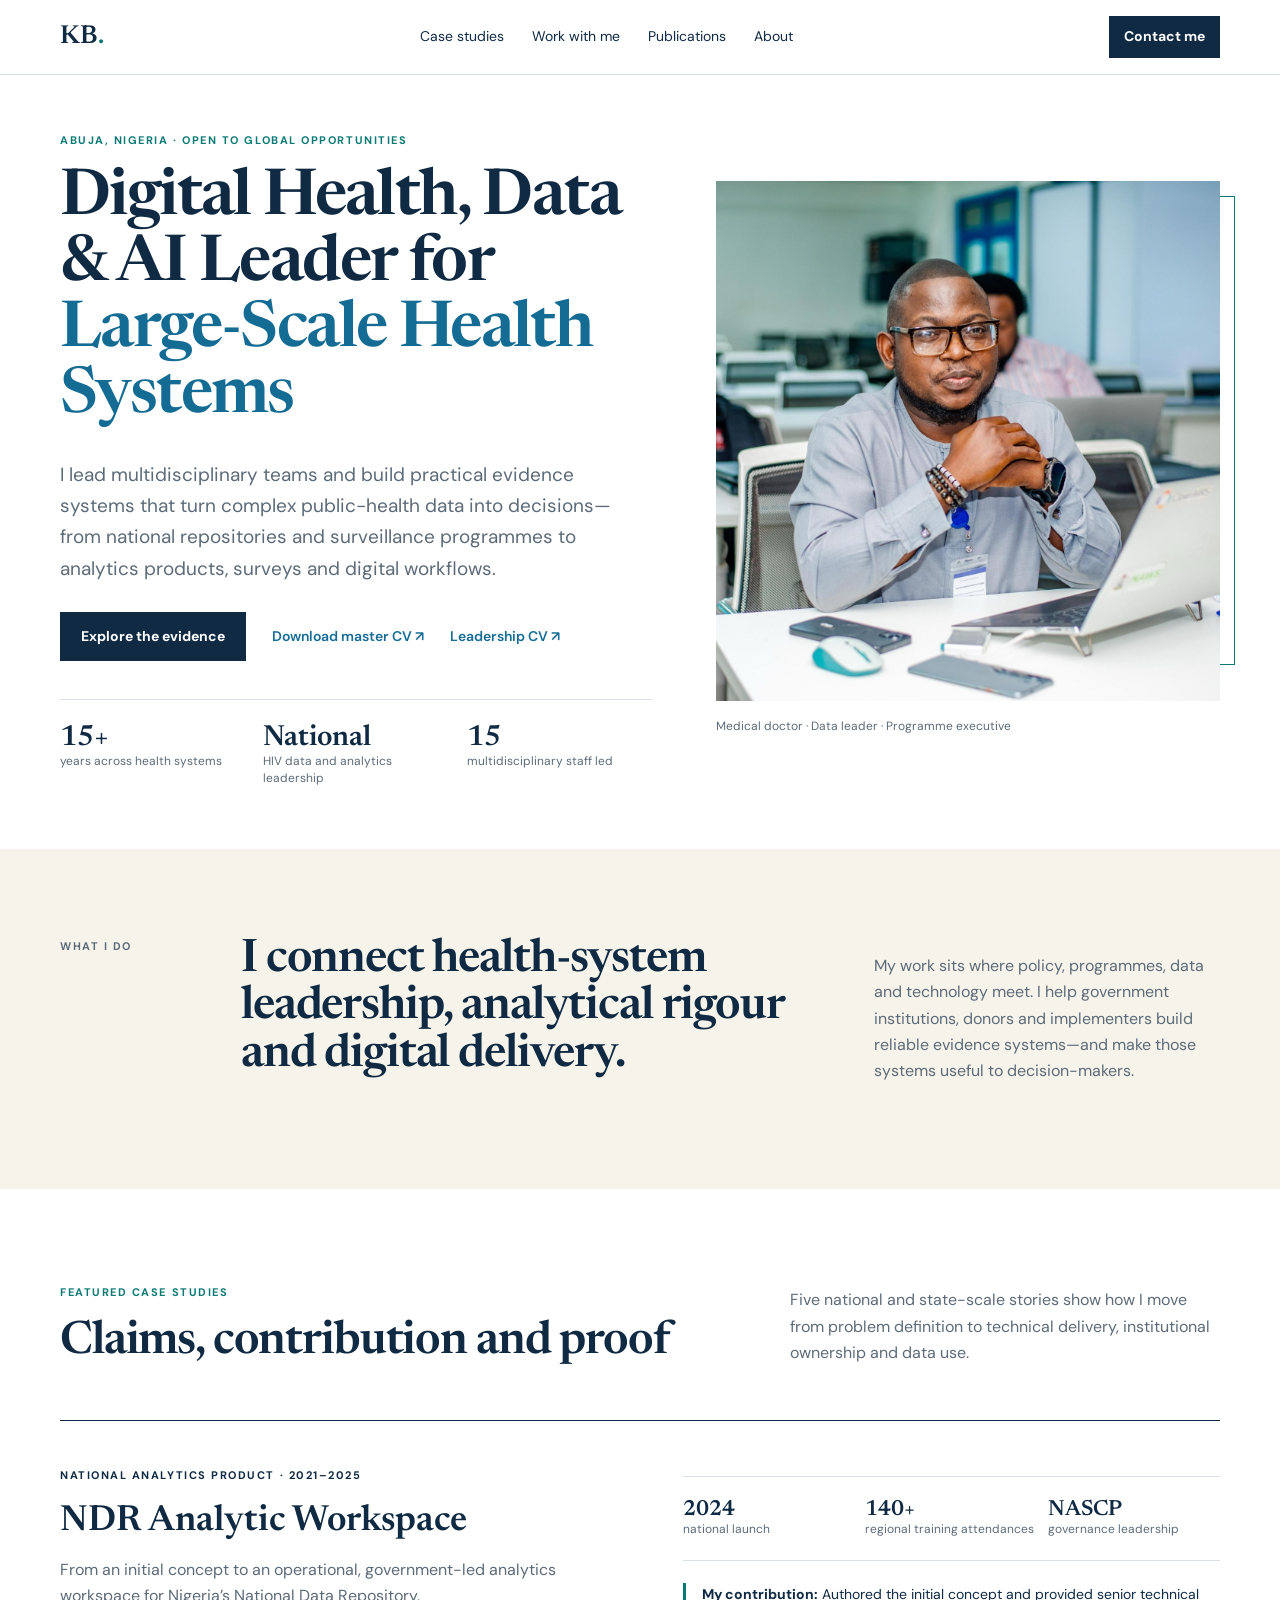
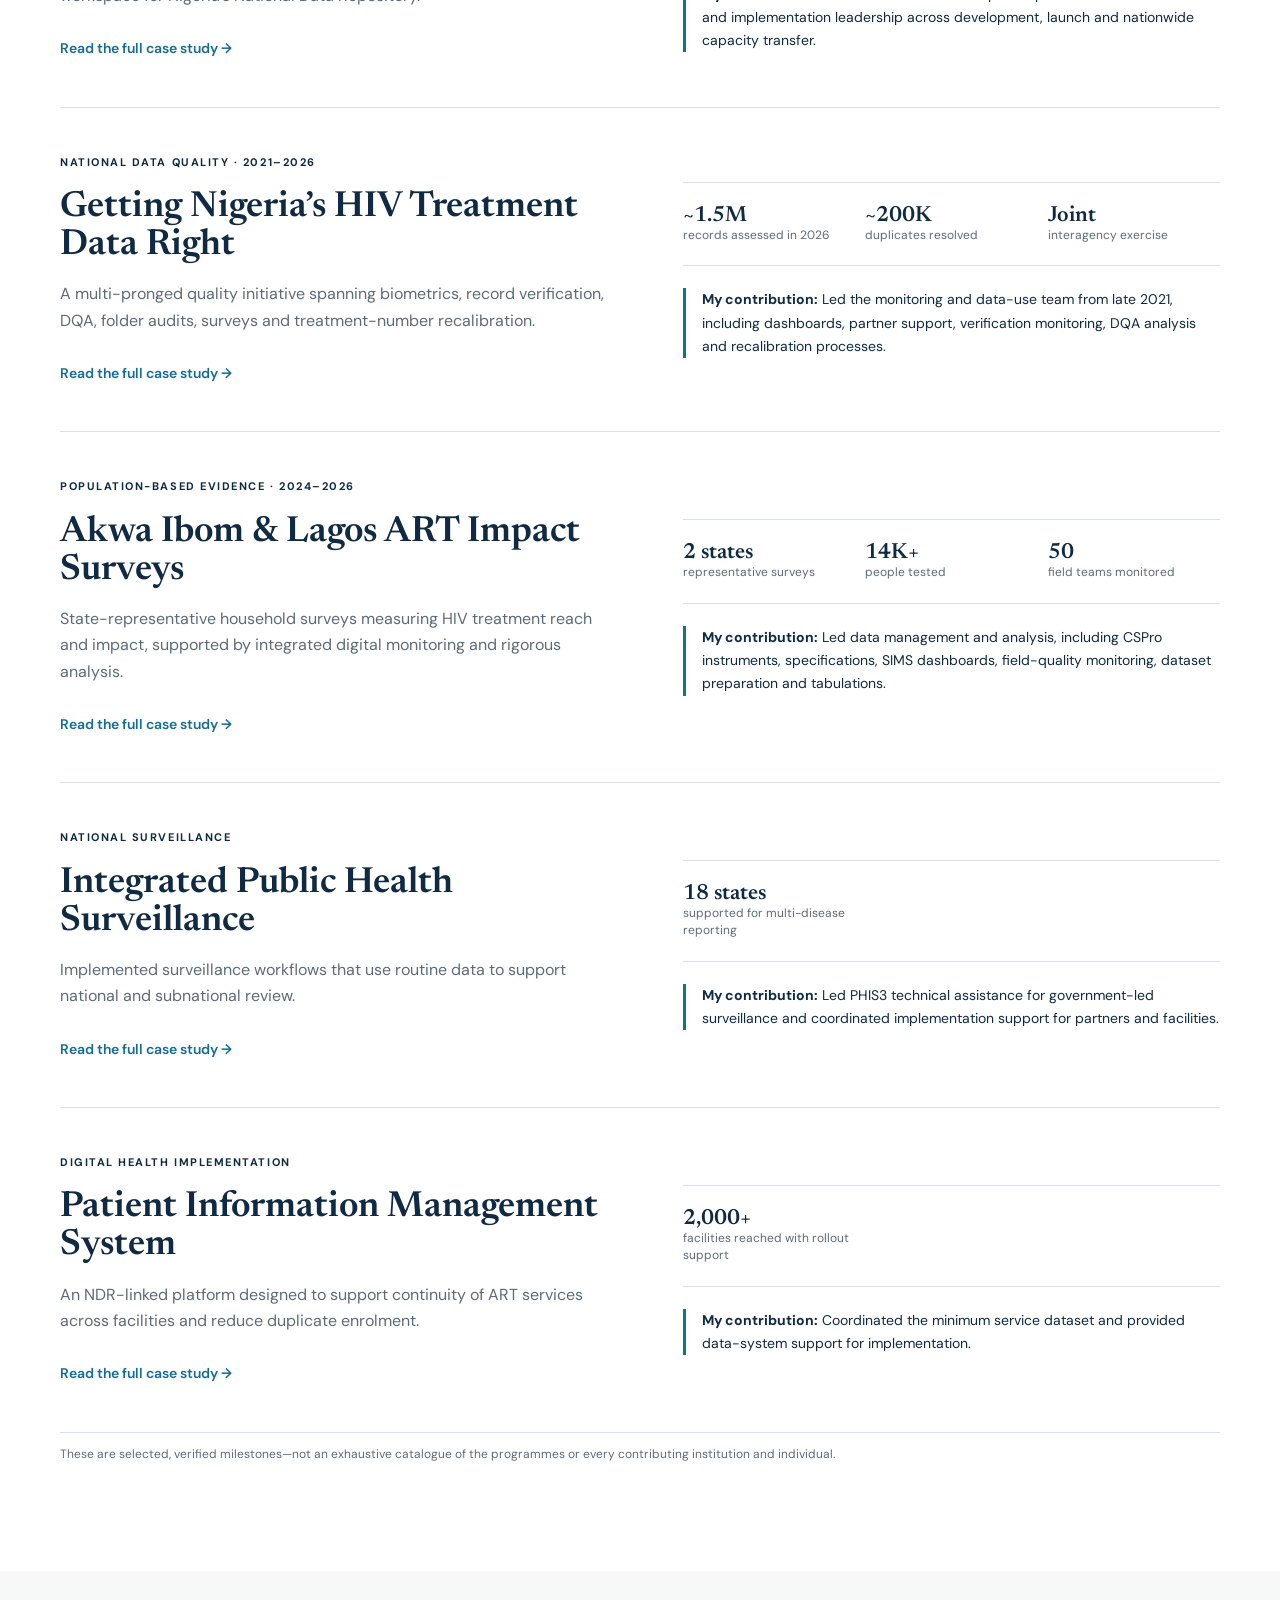
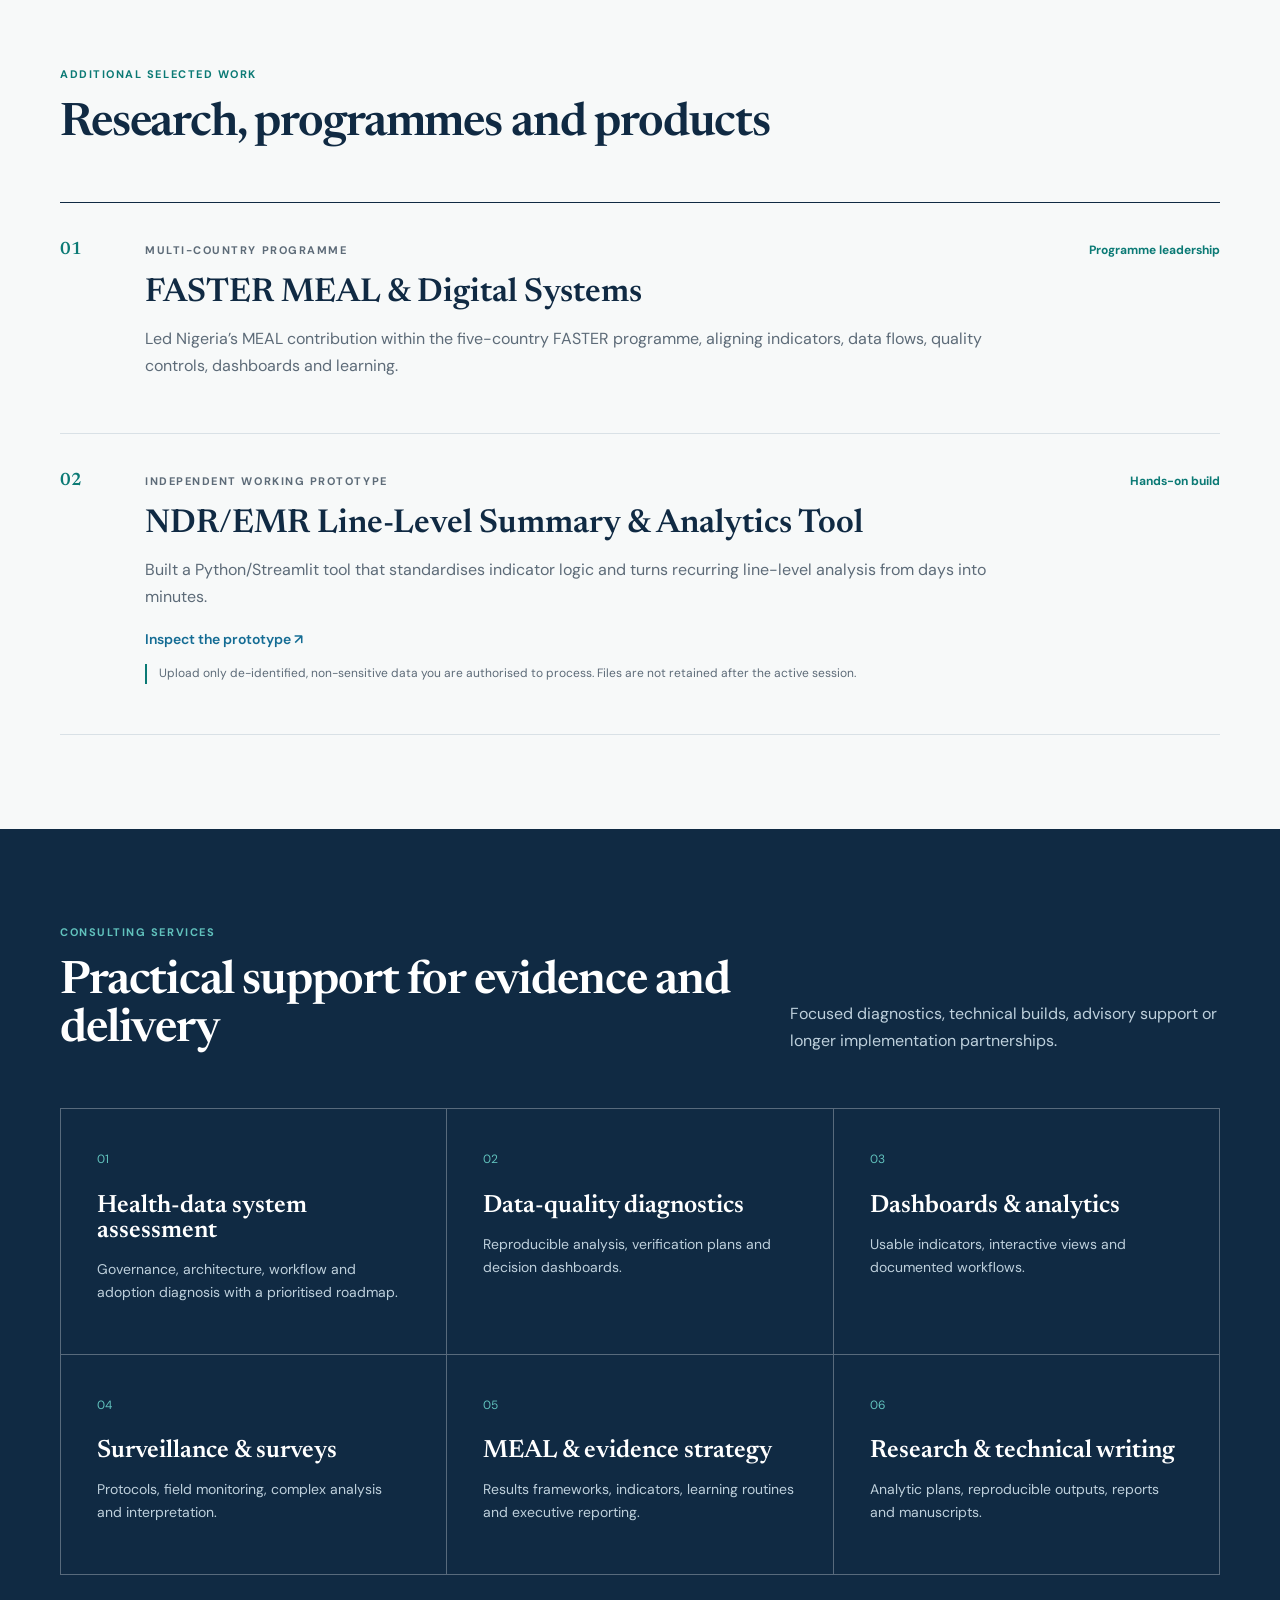
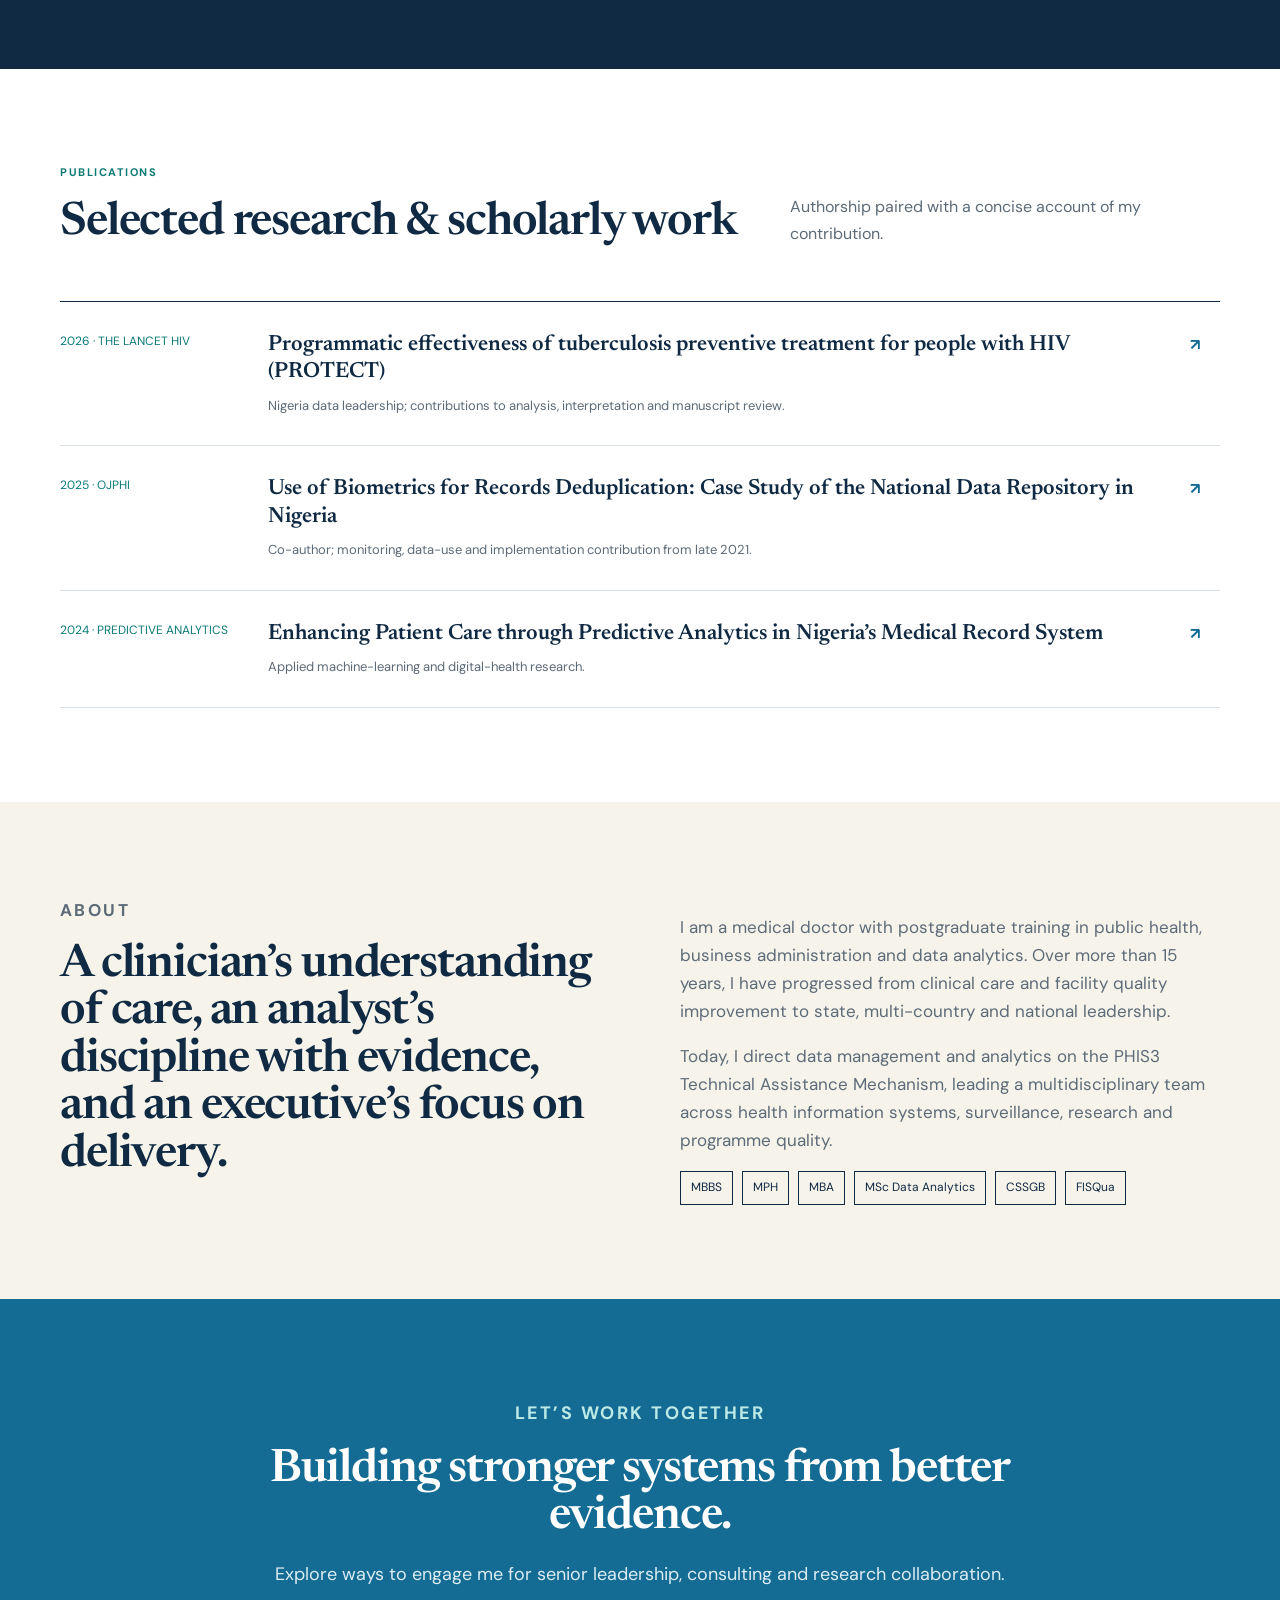
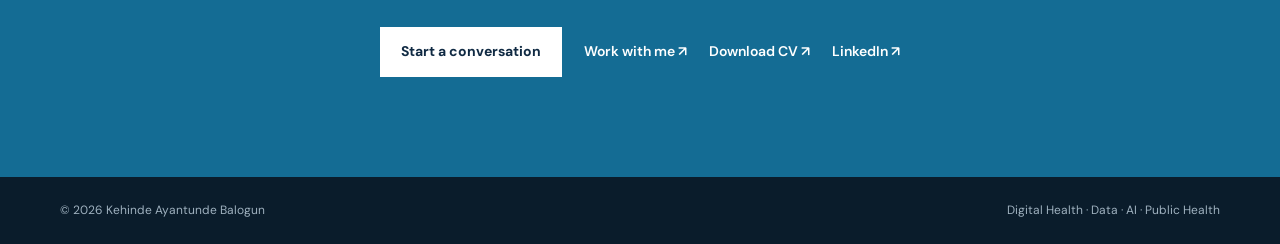
<file: index.html>
<!doctype html>
<html lang="en"><head>
<meta charset="utf-8"><meta name="viewport" content="width=device-width,initial-scale=1">
<meta name="description" content="Kehinde Balogun — digital health, data and AI leader building evidence systems for large-scale health programmes.">
<link rel="canonical" href="https://drferanmi.github.io/Kehinde-Balogun/">
<meta property="og:title" content="Kehinde Balogun | Digital Health, Data & AI Leader"><meta property="og:description" content="Leadership, products and evidence for large-scale public-health systems."><meta property="og:type" content="website">
<title>Kehinde Balogun | Digital Health, Data &amp; AI Leader</title>
<link rel="preconnect" href="https://fonts.googleapis.com"><link rel="preconnect" href="https://fonts.gstatic.com" crossorigin><link href="https://fonts.googleapis.com/css2?family=DM+Sans:wght@400;500;600;700&family=Newsreader:opsz,wght@6..72,600&display=swap" rel="stylesheet"><link rel="stylesheet" href="assets/style.css?v=0.3.0">
</head><body><a class="skip" href="#main">Skip to content</a>
<header><nav class="nav wrap" aria-label="Primary"><a class="brand" href="#top">KB<span>.</span></a><div class="links"><a href="#cases">Case studies</a><a href="work-with-me.html">Work with me</a><a href="#research">Publications</a><a href="#about">About</a></div><a class="btn small" href="mailto:balogunkehinde1@gmail.com">Contact me</a></nav></header>
<main id="main">
<section id="top" class="hero wrap"><div><p class="eyebrow">ABUJA, NIGERIA · OPEN TO GLOBAL OPPORTUNITIES</p><h1>Digital Health, Data &amp; AI Leader for <em>Large-Scale Health Systems</em></h1><p class="lead">I lead multidisciplinary teams and build practical evidence systems that turn complex public-health data into decisions—from national repositories and surveillance programmes to analytics products, surveys and digital workflows.</p><div class="actions"><a class="btn" href="#cases">Explore the evidence</a><a class="textlink" href="assets/Kehinde_Balogun_Master_CV_2026.docx">Download master CV ↗</a><a class="textlink" href="assets/Kehinde_Balogun_Leadership_CV.docx">Leadership CV ↗</a></div><div class="proof"><div><strong>15+</strong><span>years across health systems</span></div><div><strong>National</strong><span>HIV data and analytics leadership</span></div><div><strong>15</strong><span>multidisciplinary staff led</span></div></div></div><figure><img src="assets/kehinde-balogun.jpg" alt="Kehinde Balogun at a professional workshop"><figcaption>Medical doctor · Data leader · Programme executive</figcaption></figure></section>
<section class="statement"><div class="wrap statement-grid"><p class="eyebrow">WHAT I DO</p><h2>I connect health-system leadership, analytical rigour and digital delivery.</h2><p>My work sits where policy, programmes, data and technology meet. I help government institutions, donors and implementers build reliable evidence systems—and make those systems useful to decision-makers.</p></div></section>
<section id="cases" class="section wrap"><div class="section-head"><div><p class="eyebrow">FEATURED CASE STUDIES</p><h2>Claims, contribution and proof</h2></div><p>Five national and state-scale stories show how I move from problem definition to technical delivery, institutional ownership and data use.</p></div><div class="case-grid">
<article class="case featured"><div class="case-main"><p class="label">NATIONAL ANALYTICS PRODUCT · 2021–2025</p><h3>NDR Analytic Workspace</h3><p>From an initial concept to an operational, government-led analytics workspace for Nigeria’s National Data Repository.</p><a class="textlink" href="case-studies/ndr-analytic-workspace.html">Read the full case study →</a></div><div class="case-proof"><div class="metrics"><span><strong>2024</strong>national launch</span><span><strong>140+</strong>regional training attendances</span><span><strong>NASCP</strong>governance leadership</span></div><p class="role"><strong>My contribution:</strong> Authored the initial concept and provided senior technical and implementation leadership across development, launch and nationwide capacity transfer.</p></div></article>
<article class="case"><div class="case-main"><p class="label">NATIONAL DATA QUALITY · 2021–2026</p><h3>Getting Nigeria’s HIV Treatment Data Right</h3><p>A multi-pronged quality initiative spanning biometrics, record verification, DQA, folder audits, surveys and treatment-number recalibration.</p><a class="textlink" href="case-studies/getting-the-data-right.html">Read the full case study →</a></div><div class="case-proof"><div class="metrics"><span><strong>~1.5M</strong>records assessed in 2026</span><span><strong>~200K</strong>duplicates resolved</span><span><strong>Joint</strong>interagency exercise</span></div><p class="role"><strong>My contribution:</strong> Led the monitoring and data-use team from late 2021, including dashboards, partner support, verification monitoring, DQA analysis and recalibration processes.</p></div></article>
<article class="case"><div class="case-main"><p class="label">POPULATION-BASED EVIDENCE · 2024–2026</p><h3>Akwa Ibom &amp; Lagos ART Impact Surveys</h3><p>State-representative household surveys measuring HIV treatment reach and impact, supported by integrated digital monitoring and rigorous analysis.</p><a class="textlink" href="case-studies/art-impact-surveys.html">Read the full case study →</a></div><div class="case-proof"><div class="metrics"><span><strong>2 states</strong>representative surveys</span><span><strong>14K+</strong>people tested</span><span><strong>50</strong>field teams monitored</span></div><p class="role"><strong>My contribution:</strong> Led data management and analysis, including CSPro instruments, specifications, SIMS dashboards, field-quality monitoring, dataset preparation and tabulations.</p></div></article><article class="case"><div class="case-main"><p class="label">NATIONAL SURVEILLANCE</p><h3>Integrated Public Health Surveillance</h3><p>Implemented surveillance workflows that use routine data to support national and subnational review.</p><a class="textlink" href="case-studies/integrated-public-health-surveillance.html">Read the full case study →</a></div><div class="case-proof"><div class="metrics"><span><strong>18 states</strong>supported for multi-disease reporting</span></div><p class="role"><strong>My contribution:</strong> Led PHIS3 technical assistance for government-led surveillance and coordinated implementation support for partners and facilities.</p></div></article><article class="case"><div class="case-main"><p class="label">DIGITAL HEALTH IMPLEMENTATION</p><h3>Patient Information Management System</h3><p>An NDR-linked platform designed to support continuity of ART services across facilities and reduce duplicate enrolment.</p><a class="textlink" href="case-studies/pims.html">Read the full case study →</a></div><div class="case-proof"><div class="metrics"><span><strong>2,000+</strong>facilities reached with rollout support</span></div><p class="role"><strong>My contribution:</strong> Coordinated the minimum service dataset and provided data-system support for implementation.</p></div></article></div><p class="note">These are selected, verified milestones—not an exhaustive catalogue of the programmes or every contributing institution and individual.</p></section>
<section class="section pale"><div class="wrap"><div class="section-head"><div><p class="eyebrow">ADDITIONAL SELECTED WORK</p><h2>Research, programmes and products</h2></div></div><div class="work">
<article><span>01</span><div><p class="label">MULTI-COUNTRY PROGRAMME</p><h3>FASTER MEAL &amp; Digital Systems</h3><p>Led Nigeria’s MEAL contribution within the five-country FASTER programme, aligning indicators, data flows, quality controls, dashboards and learning.</p></div><b>Programme leadership</b></article>
<article><span>02</span><div><p class="label">INDEPENDENT WORKING PROTOTYPE</p><h3>NDR/EMR Line-Level Summary &amp; Analytics Tool</h3><p>Built a Python/Streamlit tool that standardises indicator logic and turns recurring line-level analysis from days into minutes.</p><a class="textlink" href="https://ndragg-drferanmi.streamlit.app/" target="_blank" rel="noreferrer">Inspect the prototype ↗</a><p class="privacy">Upload only de-identified, non-sensitive data you are authorised to process. Files are not retained after the active session.</p></div><b>Hands-on build</b></article></div></div></section>
<section id="services" class="section dark"><div class="wrap"><div class="section-head"><div><p class="eyebrow">CONSULTING SERVICES</p><h2>Practical support for evidence and delivery</h2></div><p>Focused diagnostics, technical builds, advisory support or longer implementation partnerships.</p></div><div class="service-grid"><div><span>01</span><h3>Health-data system assessment</h3><p>Governance, architecture, workflow and adoption diagnosis with a prioritised roadmap.</p></div><div><span>02</span><h3>Data-quality diagnostics</h3><p>Reproducible analysis, verification plans and decision dashboards.</p></div><div><span>03</span><h3>Dashboards &amp; analytics</h3><p>Usable indicators, interactive views and documented workflows.</p></div><div><span>04</span><h3>Surveillance &amp; surveys</h3><p>Protocols, field monitoring, complex analysis and interpretation.</p></div><div><span>05</span><h3>MEAL &amp; evidence strategy</h3><p>Results frameworks, indicators, learning routines and executive reporting.</p></div><div><span>06</span><h3>Research &amp; technical writing</h3><p>Analytic plans, reproducible outputs, reports and manuscripts.</p></div></div></div></section>
<section id="research" class="section wrap"><div class="section-head"><div><p class="eyebrow">PUBLICATIONS</p><h2>Selected research &amp; scholarly work</h2></div><p>Authorship paired with a concise account of my contribution.</p></div><div class="pubs">
<a href="https://doi.org/10.1016/S2352-3018(26)00140-2" target="_blank" rel="noreferrer"><span>2026 · THE LANCET HIV</span><strong>Programmatic effectiveness of tuberculosis preventive treatment for people with HIV (PROTECT)<small>Nigeria data leadership; contributions to analysis, interpretation and manuscript review.</small></strong><b>↗</b></a>
<a href="https://ojphi.jmir.org/2025/1/e67580" target="_blank" rel="noreferrer"><span>2025 · OJPHI</span><strong>Use of Biometrics for Records Deduplication: Case Study of the National Data Repository in Nigeria<small>Co-author; monitoring, data-use and implementation contribution from late 2021.</small></strong><b>↗</b></a>
<a href="https://www.researchgate.net/publication/385619938_Enhancing_Patient_Care_through_Predictive_Analytics_Integrating_Machine_Learning_Models_into_Nigeria's_Medical_Record_System" target="_blank" rel="noreferrer"><span>2024 · PREDICTIVE ANALYTICS</span><strong>Enhancing Patient Care through Predictive Analytics in Nigeria’s Medical Record System<small>Applied machine-learning and digital-health research.</small></strong><b>↗</b></a></div></section>
<section id="about" class="section statement"><div class="wrap about"><div><p class="eyebrow">ABOUT</p><h2>A clinician’s understanding of care, an analyst’s discipline with evidence, and an executive’s focus on delivery.</h2></div><div><p>I am a medical doctor with postgraduate training in public health, business administration and data analytics. Over more than 15 years, I have progressed from clinical care and facility quality improvement to state, multi-country and national leadership.</p><p>Today, I direct data management and analytics on the PHIS3 Technical Assistance Mechanism, leading a multidisciplinary team across health information systems, surveillance, research and programme quality.</p><div class="credentials"><span>MBBS</span><span>MPH</span><span>MBA</span><span>MSc Data Analytics</span><span>CSSGB</span><span>FISQua</span></div></div></div></section>
<section class="cta"><div class="wrap"><p class="eyebrow">LET’S WORK TOGETHER</p><h2>Building stronger systems from better evidence.</h2><p>Explore ways to engage me for senior leadership, consulting and research collaboration.</p><a class="btn light" href="mailto:balogunkehinde1@gmail.com">Start a conversation</a> <a class="textlink white" href="work-with-me.html">Work with me ↗</a> <a class="textlink white" href="assets/Kehinde_Balogun_Master_CV_2026.docx">Download CV ↗</a> <a class="textlink white" href="https://www.linkedin.com/in/kehinde-ayantunde-balogun-mbbs-mba-mph-cssgb-fisqua/" target="_blank" rel="noreferrer">LinkedIn ↗</a></div></section>
</main><footer><div class="wrap"><span>© 2026 Kehinde Ayantunde Balogun</span><span>Digital Health · Data · AI · Public Health</span></div></footer></body></html>
</file>
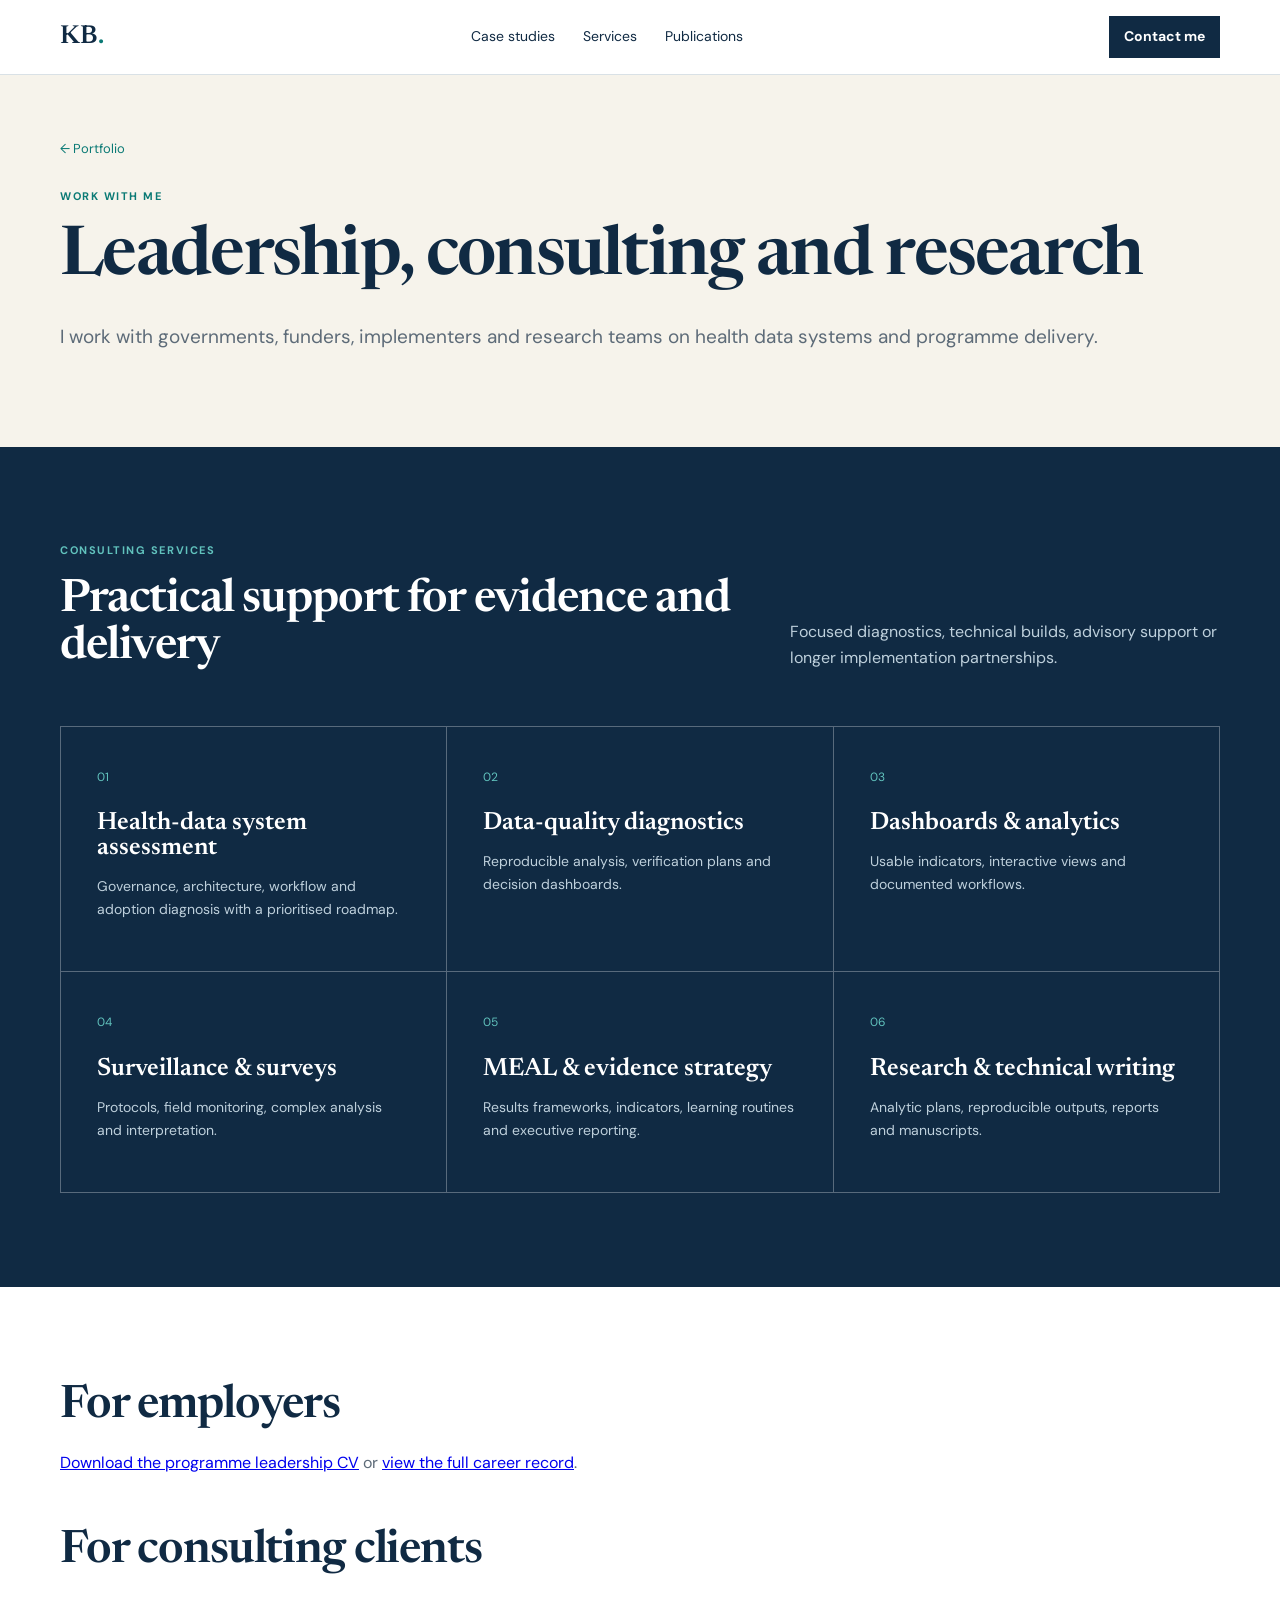
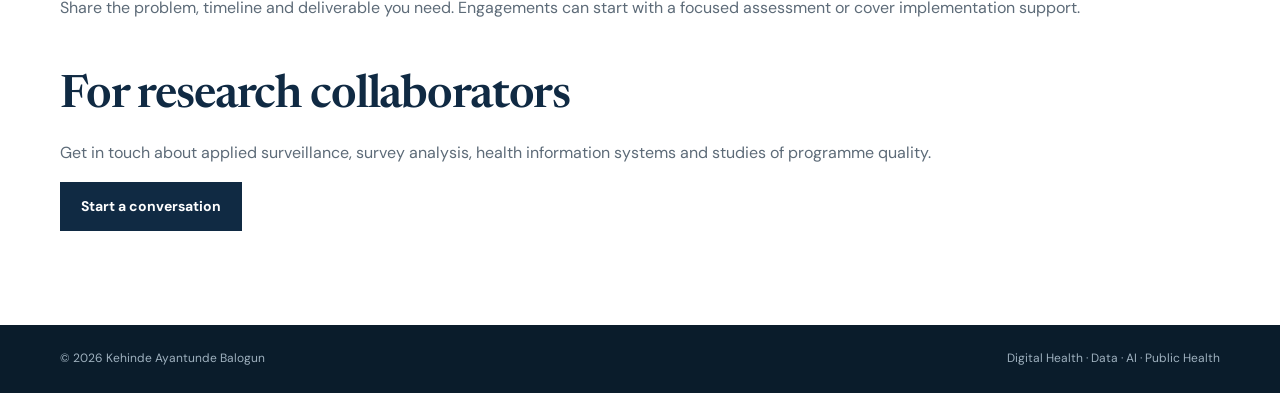
<file: work-with-me.html>
<!doctype html><html lang="en"><head><meta charset="utf-8"><meta name="viewport" content="width=device-width,initial-scale=1"><meta name="description" content="Leadership, consulting and research collaboration with Kehinde Balogun."><link rel="canonical" href="https://drferanmi.github.io/Kehinde-Balogun/work-with-me.html"><title>Work With Me | Kehinde Balogun</title><link rel="preconnect" href="https://fonts.googleapis.com"><link rel="preconnect" href="https://fonts.gstatic.com" crossorigin><link href="https://fonts.googleapis.com/css2?family=DM+Sans:wght@400;500;600;700&family=Newsreader:opsz,wght@6..72,600&display=swap" rel="stylesheet"><link rel="stylesheet" href="assets/style.css?v=0.3.0"></head><body class="case-page"><a class="skip" href="#main">Skip to content</a><header><nav class="nav wrap"><a class="brand" href="index.html">KB<span>.</span></a><div class="links"><a href="index.html#cases">Case studies</a><a href="index.html#services">Services</a><a href="index.html#research">Publications</a></div><a class="btn small" href="mailto:balogunkehinde1@gmail.com">Contact me</a></nav></header><main id="main">
<section class="page-hero"><div class="wrap"><a class="breadcrumb" href="index.html">← Portfolio</a><p class="eyebrow">WORK WITH ME</p><h1>Leadership, consulting and research</h1><p class="lead">I work with governments, funders, implementers and research teams on health data systems and programme delivery.</p></div></section><section id="services" class="section dark"><div class="wrap"><div class="section-head"><div><p class="eyebrow">CONSULTING SERVICES</p><h2>Practical support for evidence and delivery</h2></div><p>Focused diagnostics, technical builds, advisory support or longer implementation partnerships.</p></div><div class="service-grid"><div><span>01</span><h3>Health-data system assessment</h3><p>Governance, architecture, workflow and adoption diagnosis with a prioritised roadmap.</p></div><div><span>02</span><h3>Data-quality diagnostics</h3><p>Reproducible analysis, verification plans and decision dashboards.</p></div><div><span>03</span><h3>Dashboards &amp; analytics</h3><p>Usable indicators, interactive views and documented workflows.</p></div><div><span>04</span><h3>Surveillance &amp; surveys</h3><p>Protocols, field monitoring, complex analysis and interpretation.</p></div><div><span>05</span><h3>MEAL &amp; evidence strategy</h3><p>Results frameworks, indicators, learning routines and executive reporting.</p></div><div><span>06</span><h3>Research &amp; technical writing</h3><p>Analytic plans, reproducible outputs, reports and manuscripts.</p></div></div></div></section><section class="section wrap"><div class="prose"><h2>For employers</h2><p><a href="assets/Kehinde_Balogun_Leadership_CV.docx">Download the programme leadership CV</a> or <a href="assets/Kehinde_Balogun_Master_CV_2026.docx">view the full career record</a>.</p><h2>For consulting clients</h2><p>Share the problem, timeline and deliverable you need. Engagements can start with a focused assessment or cover implementation support.</p><h2>For research collaborators</h2><p>Get in touch about applied surveillance, survey analysis, health information systems and studies of programme quality.</p><a class="btn" href="mailto:balogunkehinde1@gmail.com">Start a conversation</a></div></section></main><footer><div class="wrap"><span>© 2026 Kehinde Ayantunde Balogun</span><span>Digital Health · Data · AI · Public Health</span></div></footer></body></html>
</file>
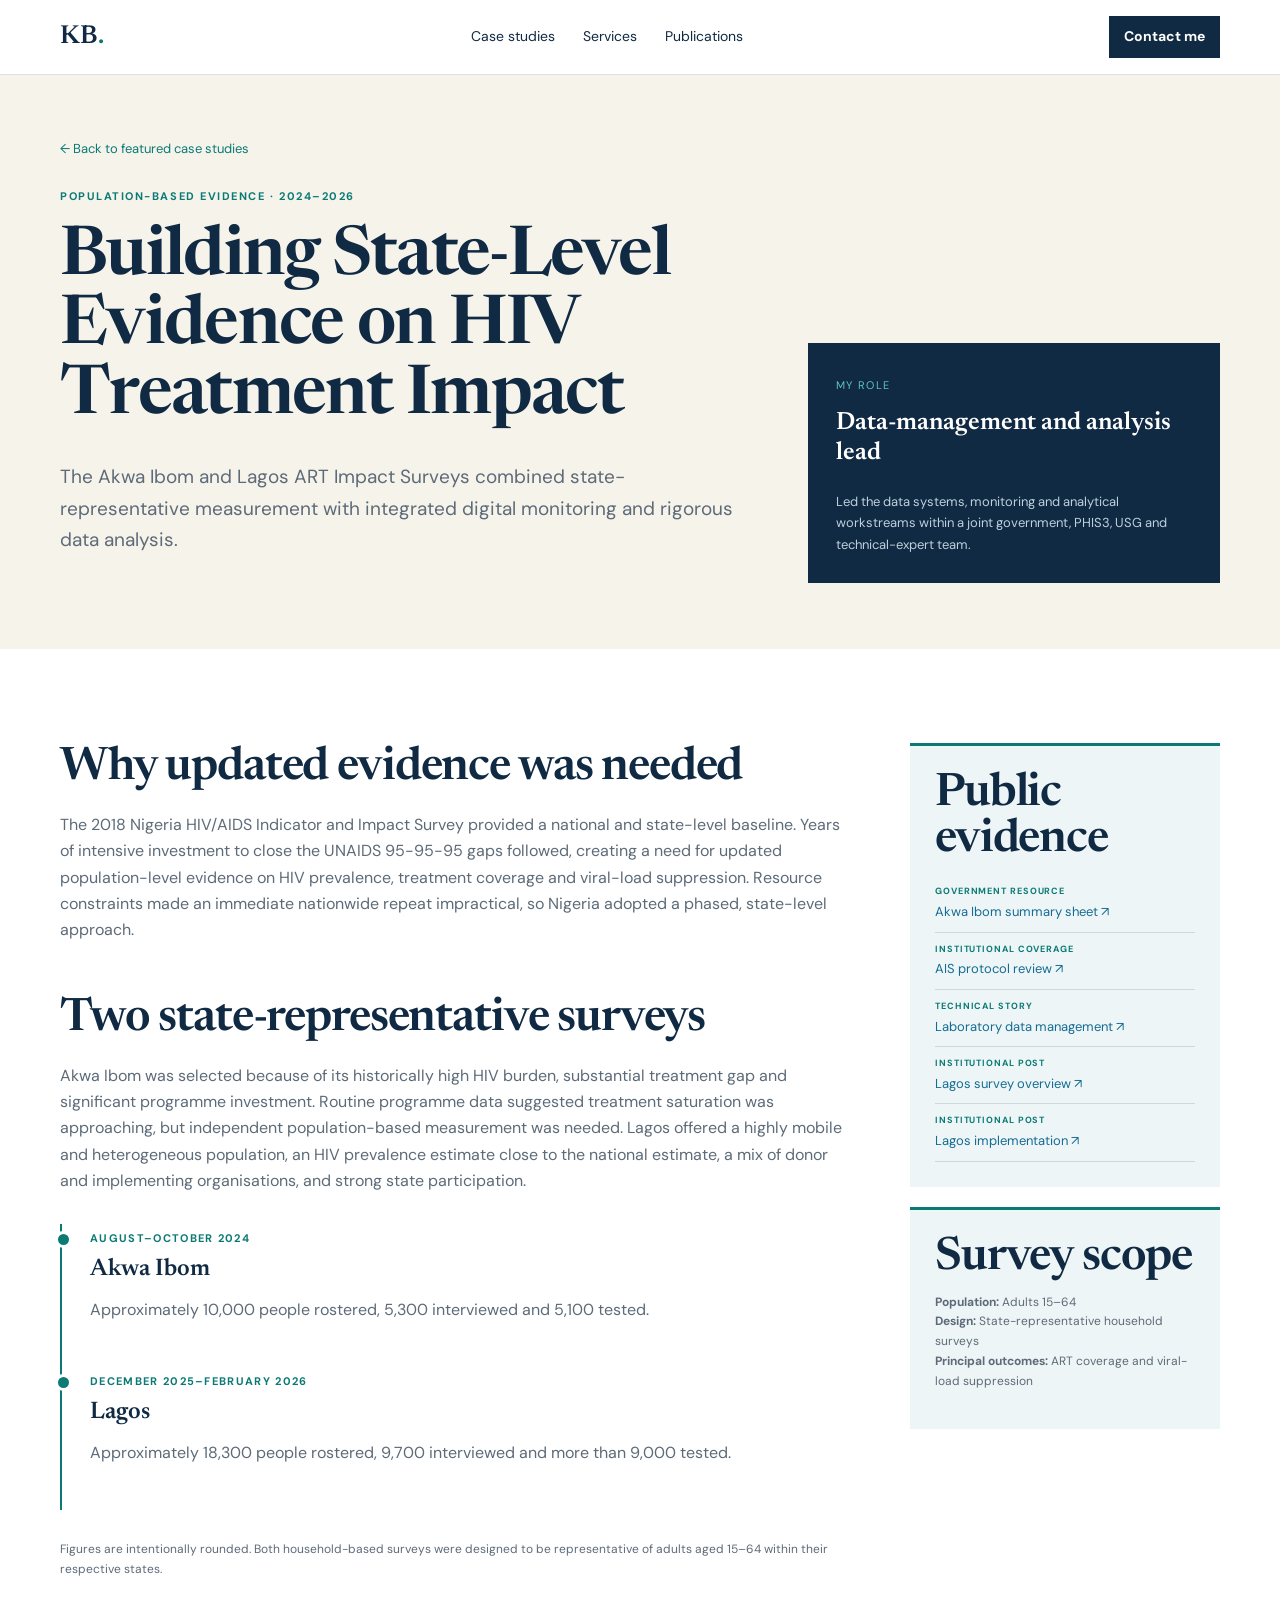
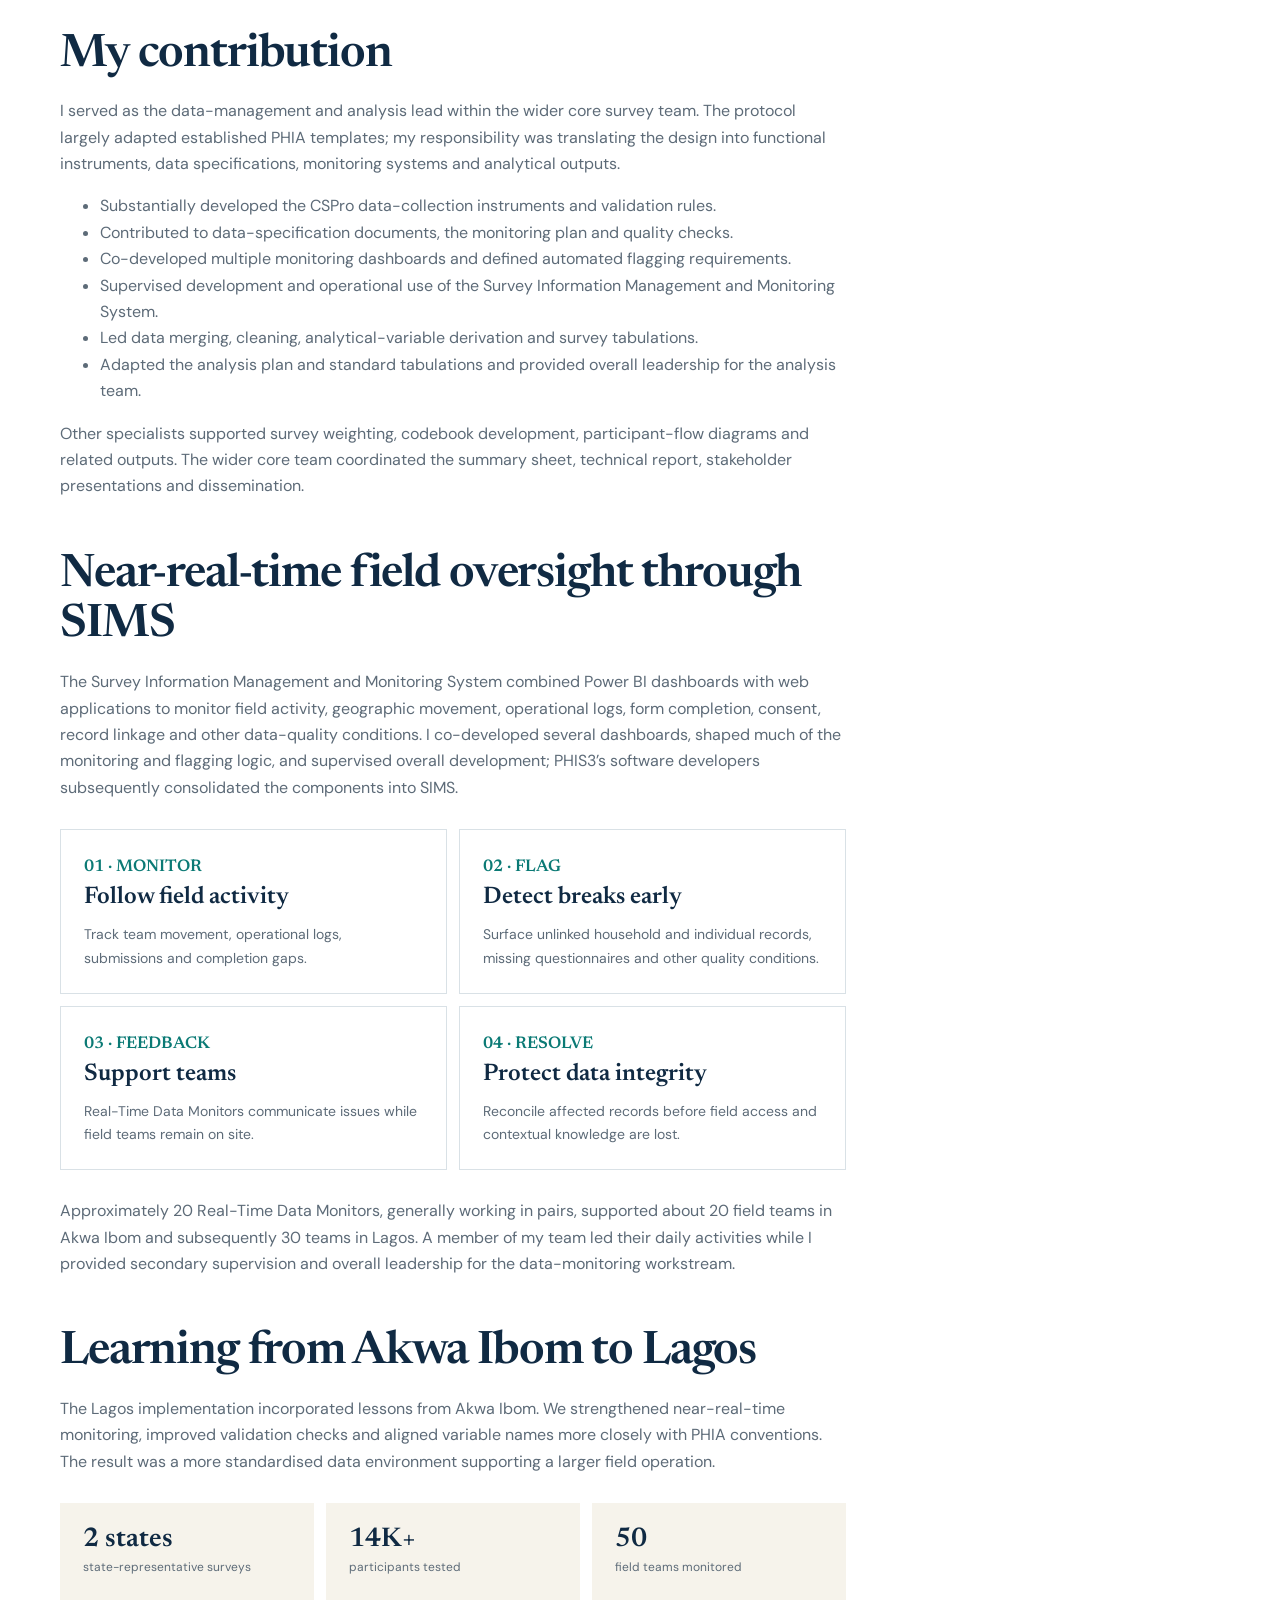
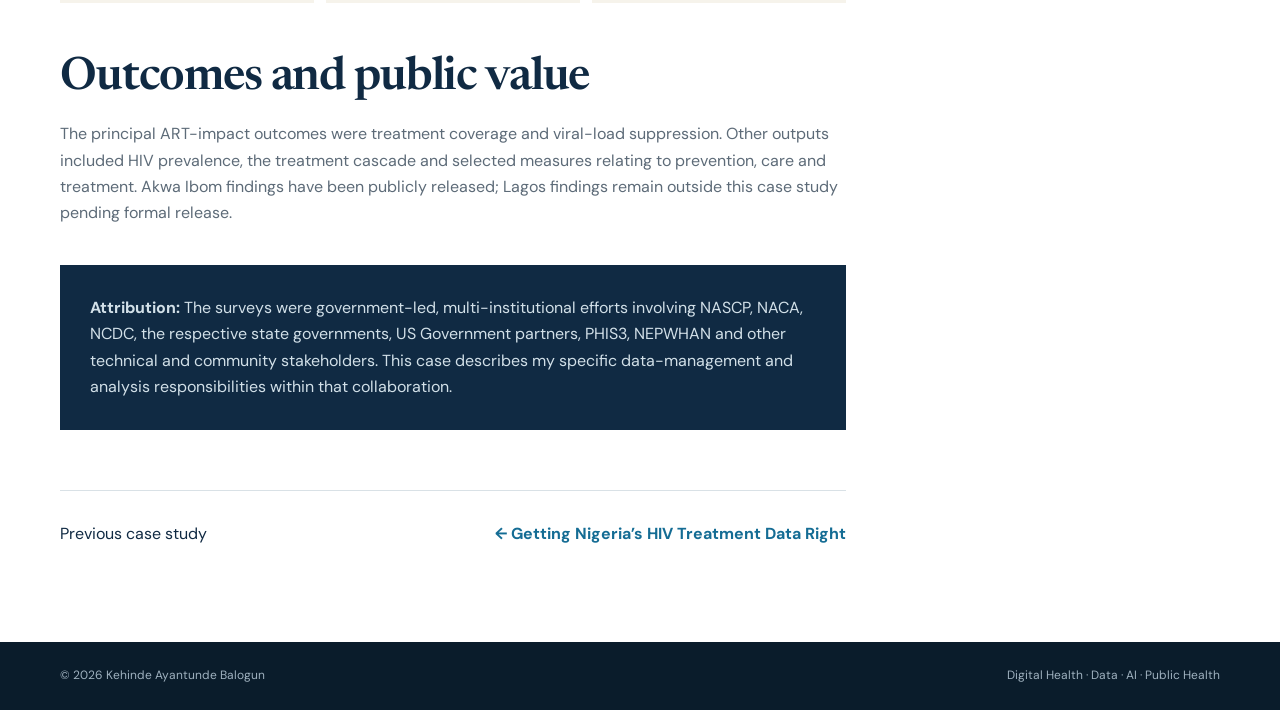
<file: case-studies/art-impact-surveys.html>
<!doctype html><html lang="en"><head><meta charset="utf-8"><meta name="viewport" content="width=device-width,initial-scale=1"><meta name="description" content="Case study: data systems, real-time field monitoring and analysis for the Akwa Ibom and Lagos ART Impact Surveys."><link rel="canonical" href="https://drferanmi.github.io/Kehinde-Balogun/case-studies/art-impact-surveys.html"><title>Akwa Ibom and Lagos ART Impact Surveys | Kehinde Balogun</title><link rel="preconnect" href="https://fonts.googleapis.com"><link rel="preconnect" href="https://fonts.gstatic.com" crossorigin><link href="https://fonts.googleapis.com/css2?family=DM+Sans:wght@400;500;600;700&family=Newsreader:opsz,wght@6..72,600&display=swap" rel="stylesheet"><link rel="stylesheet" href="../assets/style.css?v=0.3.0"></head><body class="case-page"><a class="skip" href="#main">Skip to content</a><header><nav class="nav wrap"><a class="brand" href="../index.html">KB<span>.</span></a><div class="links"><a href="../index.html#cases">Case studies</a><a href="../index.html#services">Services</a><a href="../index.html#research">Publications</a></div><a class="btn small" href="mailto:balogunkehinde1@gmail.com">Contact me</a></nav></header><main id="main">
<section class="page-hero"><div class="wrap"><a class="breadcrumb" href="../index.html#cases">← Back to featured case studies</a><div class="page-hero-grid"><div><p class="eyebrow">POPULATION-BASED EVIDENCE · 2024–2026</p><h1>Building State-Level Evidence on HIV Treatment Impact</h1><p class="lead">The Akwa Ibom and Lagos ART Impact Surveys combined state-representative measurement with integrated digital monitoring and rigorous data analysis.</p></div><aside class="role-card"><span>MY ROLE</span><strong>Data-management and analysis lead</strong><p>Led the data systems, monitoring and analytical workstreams within a joint government, PHIS3, USG and technical-expert team.</p></aside></div></div></section>
<section class="section"><div class="wrap case-body"><article class="prose"><h2>Why updated evidence was needed</h2><p>The 2018 Nigeria HIV/AIDS Indicator and Impact Survey provided a national and state-level baseline. Years of intensive investment to close the UNAIDS 95-95-95 gaps followed, creating a need for updated population-level evidence on HIV prevalence, treatment coverage and viral-load suppression. Resource constraints made an immediate nationwide repeat impractical, so Nigeria adopted a phased, state-level approach.</p><h2>Two state-representative surveys</h2><p>Akwa Ibom was selected because of its historically high HIV burden, substantial treatment gap and significant programme investment. Routine programme data suggested treatment saturation was approaching, but independent population-based measurement was needed. Lagos offered a highly mobile and heterogeneous population, an HIV prevalence estimate close to the national estimate, a mix of donor and implementing organisations, and strong state participation.</p><div class="timeline"><div><time>AUGUST–OCTOBER 2024</time><h3>Akwa Ibom</h3><p>Approximately 10,000 people rostered, 5,300 interviewed and 5,100 tested.</p></div><div><time>DECEMBER 2025–FEBRUARY 2026</time><h3>Lagos</h3><p>Approximately 18,300 people rostered, 9,700 interviewed and more than 9,000 tested.</p></div></div><p class="note">Figures are intentionally rounded. Both household-based surveys were designed to be representative of adults aged 15–64 within their respective states.</p><h2>My contribution</h2><p>I served as the data-management and analysis lead within the wider core survey team. The protocol largely adapted established PHIA templates; my responsibility was translating the design into functional instruments, data specifications, monitoring systems and analytical outputs.</p><ul><li>Substantially developed the CSPro data-collection instruments and validation rules.</li><li>Contributed to data-specification documents, the monitoring plan and quality checks.</li><li>Co-developed multiple monitoring dashboards and defined automated flagging requirements.</li><li>Supervised development and operational use of the Survey Information Management and Monitoring System.</li><li>Led data merging, cleaning, analytical-variable derivation and survey tabulations.</li><li>Adapted the analysis plan and standard tabulations and provided overall leadership for the analysis team.</li></ul><p>Other specialists supported survey weighting, codebook development, participant-flow diagrams and related outputs. The wider core team coordinated the summary sheet, technical report, stakeholder presentations and dissemination.</p><h2>Near-real-time field oversight through SIMS</h2><p>The Survey Information Management and Monitoring System combined Power BI dashboards with web applications to monitor field activity, geographic movement, operational logs, form completion, consent, record linkage and other data-quality conditions. I co-developed several dashboards, shaped much of the monitoring and flagging logic, and supervised overall development; PHIS3’s software developers subsequently consolidated the components into SIMS.</p><div class="process"><div><span>01 · MONITOR</span><h3>Follow field activity</h3><p>Track team movement, operational logs, submissions and completion gaps.</p></div><div><span>02 · FLAG</span><h3>Detect breaks early</h3><p>Surface unlinked household and individual records, missing questionnaires and other quality conditions.</p></div><div><span>03 · FEEDBACK</span><h3>Support teams</h3><p>Real-Time Data Monitors communicate issues while field teams remain on site.</p></div><div><span>04 · RESOLVE</span><h3>Protect data integrity</h3><p>Reconcile affected records before field access and contextual knowledge are lost.</p></div></div><p>Approximately 20 Real-Time Data Monitors, generally working in pairs, supported about 20 field teams in Akwa Ibom and subsequently 30 teams in Lagos. A member of my team led their daily activities while I provided secondary supervision and overall leadership for the data-monitoring workstream.</p><h2>Learning from Akwa Ibom to Lagos</h2><p>The Lagos implementation incorporated lessons from Akwa Ibom. We strengthened near-real-time monitoring, improved validation checks and aligned variable names more closely with PHIA conventions. The result was a more standardised data environment supporting a larger field operation.</p><div class="impact"><div><strong>2 states</strong><span>state-representative surveys</span></div><div><strong>14K+</strong><span>participants tested</span></div><div><strong>50</strong><span>field teams monitored</span></div></div><h2>Outcomes and public value</h2><p>The principal ART-impact outcomes were treatment coverage and viral-load suppression. Other outputs included HIV prevalence, the treatment cascade and selected measures relating to prevention, care and treatment. Akwa Ibom findings have been publicly released; Lagos findings remain outside this case study pending formal release.</p><div class="attribution"><p><strong>Attribution:</strong> The surveys were government-led, multi-institutional efforts involving NASCP, NACA, NCDC, the respective state governments, US Government partners, PHIS3, NEPWHAN and other technical and community stakeholders. This case describes my specific data-management and analysis responsibilities within that collaboration.</p></div><div class="next"><span>Previous case study</span><a href="getting-the-data-right.html">← Getting Nigeria’s HIV Treatment Data Right</a></div></article><aside class="sidebar"><div class="sidebox"><h2>Public evidence</h2><a href="https://ndr.nascp.gov.ng/public/ais-survey-resources" target="_blank" rel="noreferrer"><span class="evidence-tag">Government resource</span>Akwa Ibom summary sheet ↗</a><a href="https://www.phis3project.org.ng/event/art-impact-survey-ais-protocol-review-meeting/" target="_blank" rel="noreferrer"><span class="evidence-tag">Institutional coverage</span>AIS protocol review ↗</a><a href="https://www.phis3project.org.ng/implementing-laboratory-data-management-for-the-art-impact-survey-ais/" target="_blank" rel="noreferrer"><span class="evidence-tag">Technical story</span>Laboratory data management ↗</a><a href="https://www.linkedin.com/posts/phis3_what-is-art-impact-survey-activity-7419762736240177153-y9FE" target="_blank" rel="noreferrer"><span class="evidence-tag">Institutional post</span>Lagos survey overview ↗</a><a href="https://www.linkedin.com/posts/phis3_lagos-state-art-impact-survey-press-conference-activity-7420424566277148672--WVv" target="_blank" rel="noreferrer"><span class="evidence-tag">Institutional post</span>Lagos implementation ↗</a></div><div class="sidebox"><h2>Survey scope</h2><p><strong>Population:</strong> Adults 15–64<br><strong>Design:</strong> State-representative household surveys<br><strong>Principal outcomes:</strong> ART coverage and viral-load suppression</p></div></aside></div></section></main><footer><div class="wrap"><span>© 2026 Kehinde Ayantunde Balogun</span><span>Digital Health · Data · AI · Public Health</span></div></footer></body></html>
</file>
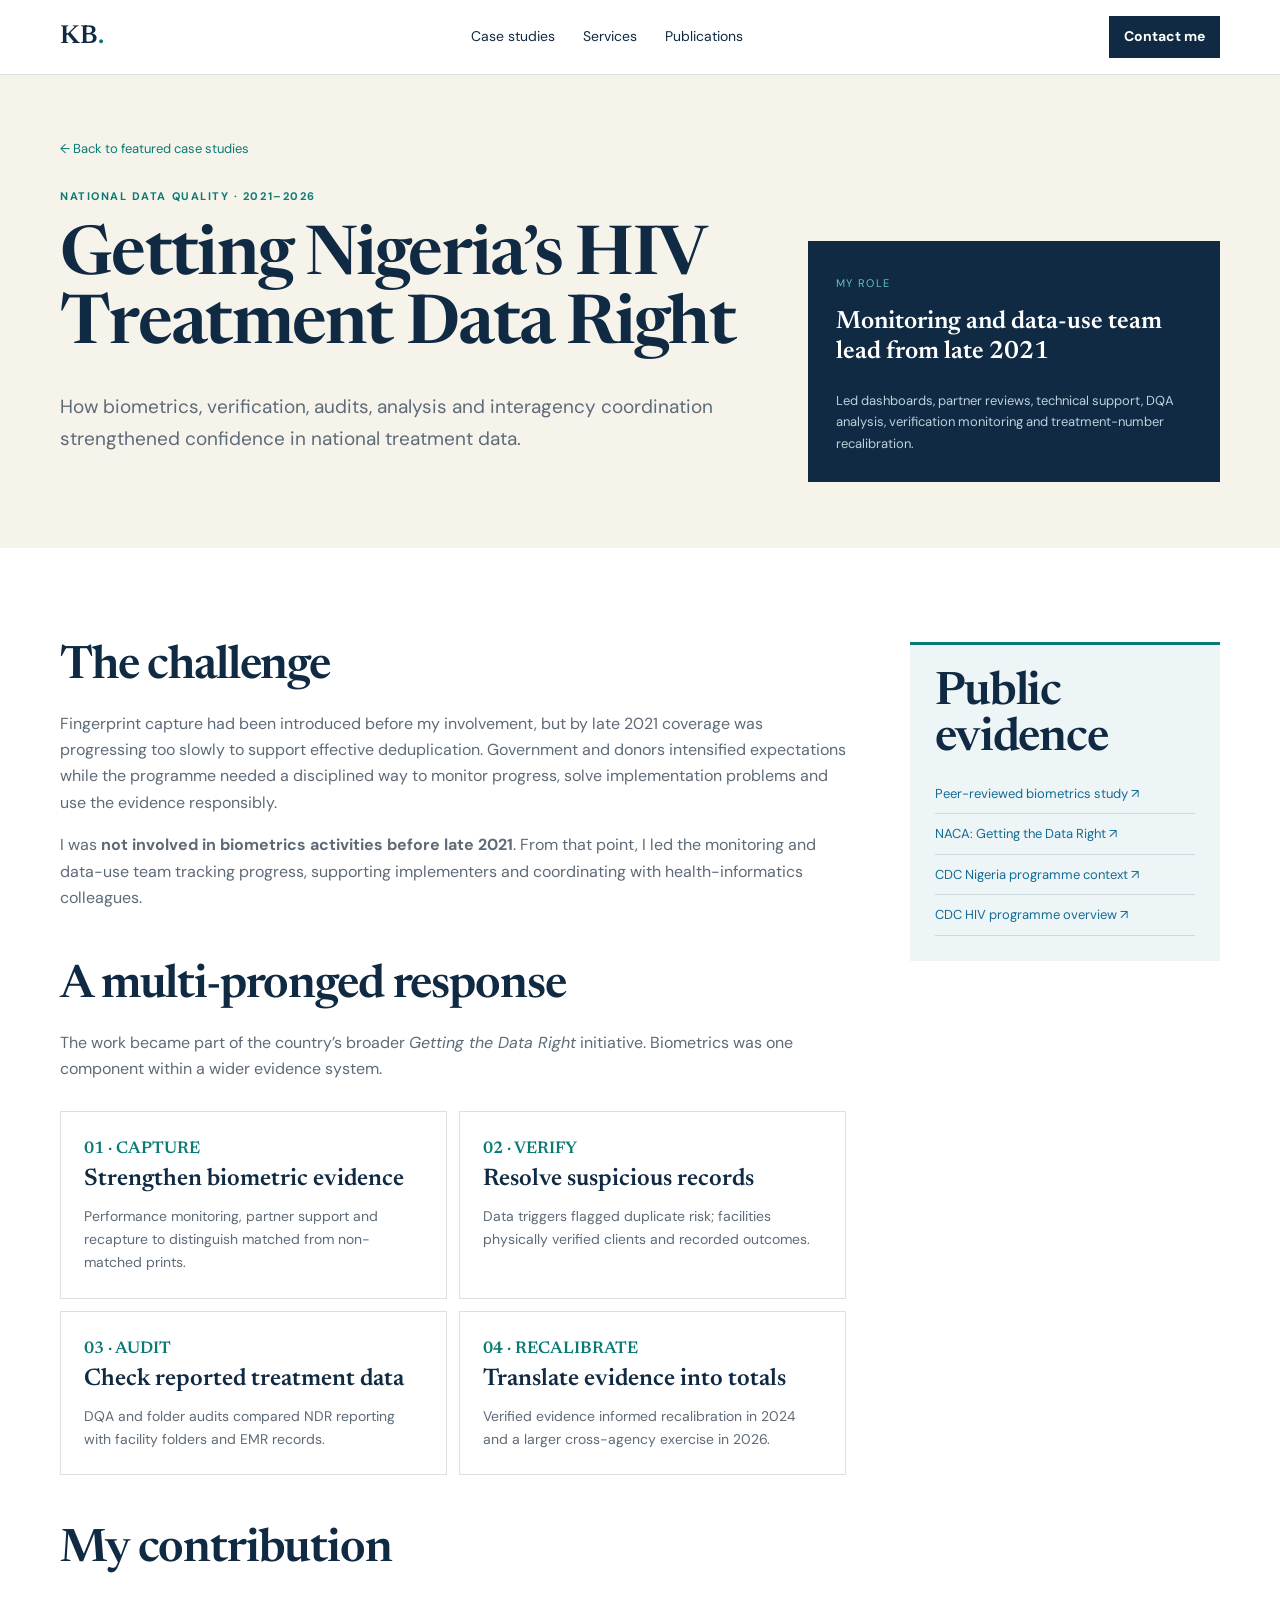
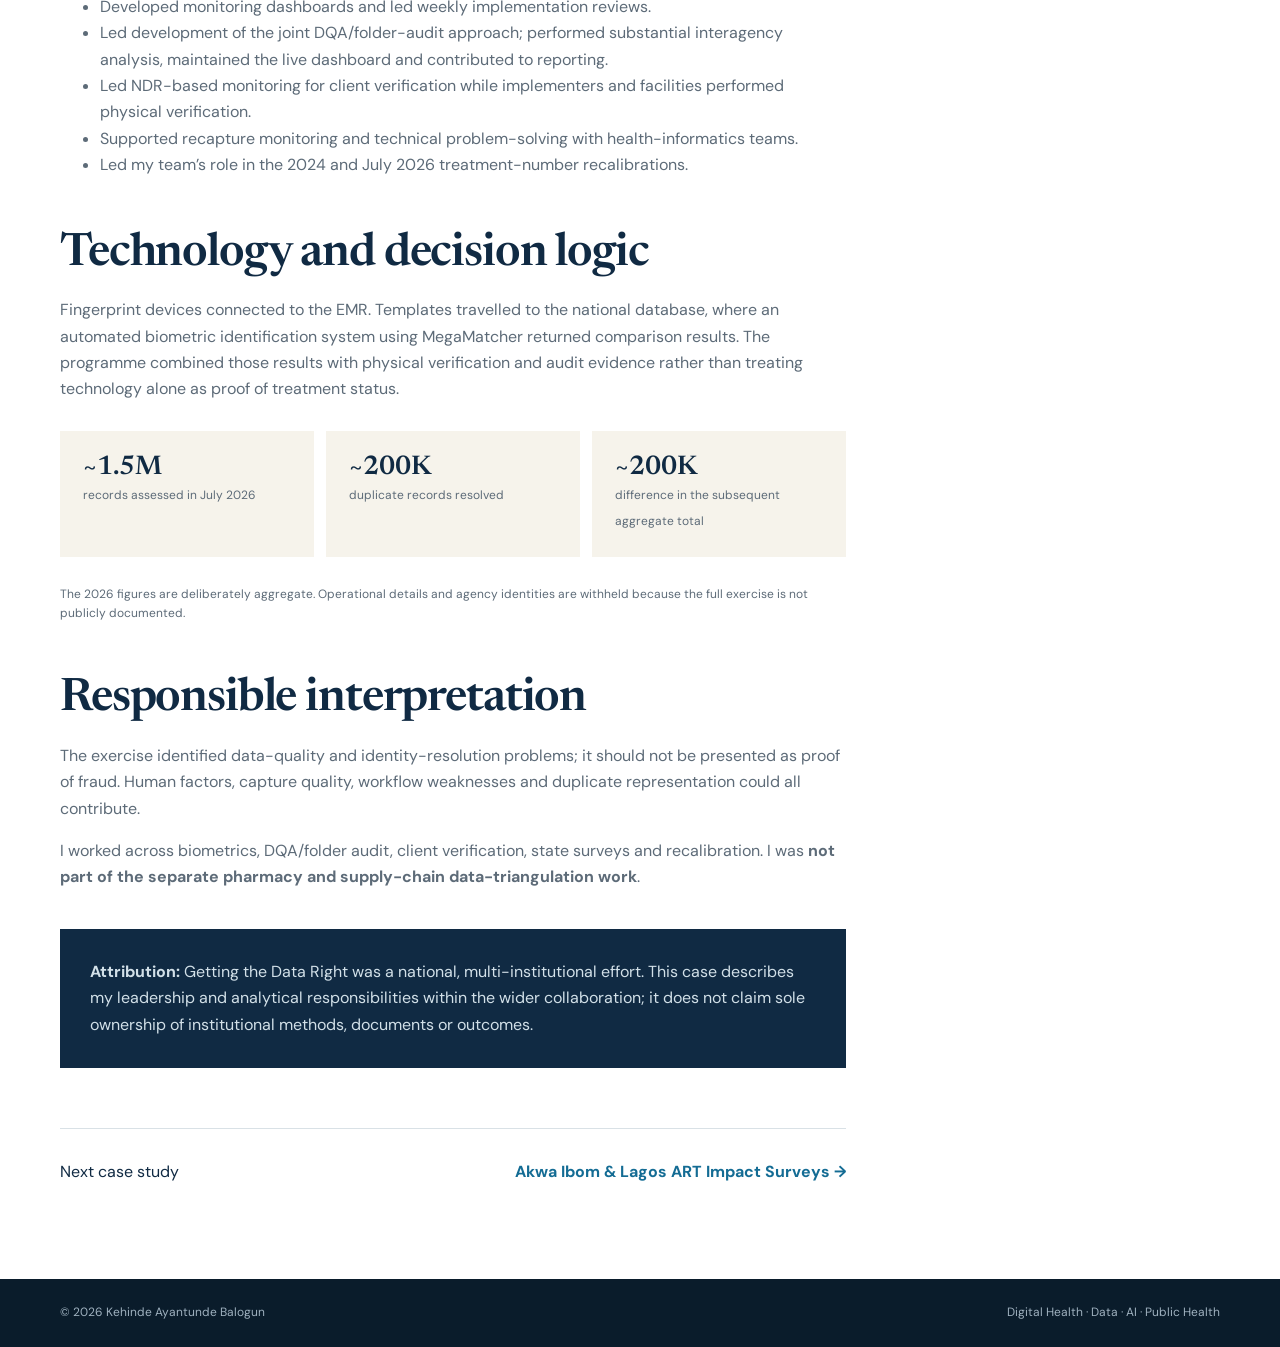
<file: case-studies/getting-the-data-right.html>
<!doctype html><html lang="en"><head><meta charset="utf-8"><meta name="viewport" content="width=device-width,initial-scale=1"><meta name="description" content="Case study: biometrics, client verification, data-quality audits and HIV treatment-data deduplication in Nigeria."><title>Getting Nigeria’s HIV Treatment Data Right | Kehinde Balogun</title><link rel="preconnect" href="https://fonts.googleapis.com"><link rel="preconnect" href="https://fonts.gstatic.com" crossorigin><link href="https://fonts.googleapis.com/css2?family=DM+Sans:wght@400;500;600;700&family=Newsreader:opsz,wght@6..72,600&display=swap" rel="stylesheet"><link rel="stylesheet" href="../assets/style.css?v=0.3.0"></head><body class="case-page"><a class="skip" href="#main">Skip to content</a><header><nav class="nav wrap"><a class="brand" href="../index.html">KB<span>.</span></a><div class="links"><a href="../index.html#cases">Case studies</a><a href="../index.html#services">Services</a><a href="../index.html#research">Publications</a></div><a class="btn small" href="mailto:balogunkehinde1@gmail.com">Contact me</a></nav></header><main id="main">
<section class="page-hero"><div class="wrap"><a class="breadcrumb" href="../index.html#cases">← Back to featured case studies</a><div class="page-hero-grid"><div><p class="eyebrow">NATIONAL DATA QUALITY · 2021–2026</p><h1>Getting Nigeria’s HIV Treatment Data Right</h1><p class="lead">How biometrics, verification, audits, analysis and interagency coordination strengthened confidence in national treatment data.</p></div><aside class="role-card"><span>MY ROLE</span><strong>Monitoring and data-use team lead from late 2021</strong><p>Led dashboards, partner reviews, technical support, DQA analysis, verification monitoring and treatment-number recalibration.</p></aside></div></div></section>
<section class="section"><div class="wrap case-body"><article class="prose"><h2>The challenge</h2><p>Fingerprint capture had been introduced before my involvement, but by late 2021 coverage was progressing too slowly to support effective deduplication. Government and donors intensified expectations while the programme needed a disciplined way to monitor progress, solve implementation problems and use the evidence responsibly.</p><p>I was <strong>not involved in biometrics activities before late 2021</strong>. From that point, I led the monitoring and data-use team tracking progress, supporting implementers and coordinating with health-informatics colleagues.</p><h2>A multi-pronged response</h2><p>The work became part of the country’s broader <em>Getting the Data Right</em> initiative. Biometrics was one component within a wider evidence system.</p><div class="process"><div><span>01 · CAPTURE</span><h3>Strengthen biometric evidence</h3><p>Performance monitoring, partner support and recapture to distinguish matched from non-matched prints.</p></div><div><span>02 · VERIFY</span><h3>Resolve suspicious records</h3><p>Data triggers flagged duplicate risk; facilities physically verified clients and recorded outcomes.</p></div><div><span>03 · AUDIT</span><h3>Check reported treatment data</h3><p>DQA and folder audits compared NDR reporting with facility folders and EMR records.</p></div><div><span>04 · RECALIBRATE</span><h3>Translate evidence into totals</h3><p>Verified evidence informed recalibration in 2024 and a larger cross-agency exercise in 2026.</p></div></div><h2>My contribution</h2><ul><li>Developed monitoring dashboards and led weekly implementation reviews.</li><li>Led development of the joint DQA/folder-audit approach; performed substantial interagency analysis, maintained the live dashboard and contributed to reporting.</li><li>Led NDR-based monitoring for client verification while implementers and facilities performed physical verification.</li><li>Supported recapture monitoring and technical problem-solving with health-informatics teams.</li><li>Led my team’s role in the 2024 and July 2026 treatment-number recalibrations.</li></ul><h2>Technology and decision logic</h2><p>Fingerprint devices connected to the EMR. Templates travelled to the national database, where an automated biometric identification system using MegaMatcher returned comparison results. The programme combined those results with physical verification and audit evidence rather than treating technology alone as proof of treatment status.</p><div class="impact"><div><strong>~1.5M</strong><span>records assessed in July 2026</span></div><div><strong>~200K</strong><span>duplicate records resolved</span></div><div><strong>~200K</strong><span>difference in the subsequent aggregate total</span></div></div><p class="note">The 2026 figures are deliberately aggregate. Operational details and agency identities are withheld because the full exercise is not publicly documented.</p><h2>Responsible interpretation</h2><p>The exercise identified data-quality and identity-resolution problems; it should not be presented as proof of fraud. Human factors, capture quality, workflow weaknesses and duplicate representation could all contribute.</p><p>I worked across biometrics, DQA/folder audit, client verification, state surveys and recalibration. I was <strong>not part of the separate pharmacy and supply-chain data-triangulation work</strong>.</p><div class="attribution"><p><strong>Attribution:</strong> Getting the Data Right was a national, multi-institutional effort. This case describes my leadership and analytical responsibilities within the wider collaboration; it does not claim sole ownership of institutional methods, documents or outcomes.</p></div><div class="next"><span>Next case study</span><a href="art-impact-surveys.html">Akwa Ibom &amp; Lagos ART Impact Surveys →</a></div></article><aside class="sidebar"><div class="sidebox"><h2>Public evidence</h2><a href="https://ojphi.jmir.org/2025/1/e67580" target="_blank" rel="noreferrer">Peer-reviewed biometrics study ↗</a><a href="https://naca.gov.ng/naca-strengthens-hiv-monitoring-evaluation-in-the-south-west-zone-a-successful-first-quarter-twg-meeting/" target="_blank" rel="noreferrer">NACA: Getting the Data Right ↗</a><a href="https://www.cdc.gov/global-health/countries/nigeria.html" target="_blank" rel="noreferrer">CDC Nigeria programme context ↗</a><a href="https://www.cdc.gov/global-hiv-tb/php/where-we-work/nigeria.html" target="_blank" rel="noreferrer">CDC HIV programme overview ↗</a></div></aside></div></section></main><footer><div class="wrap"><span>© 2026 Kehinde Ayantunde Balogun</span><span>Digital Health · Data · AI · Public Health</span></div></footer></body></html>
</file>
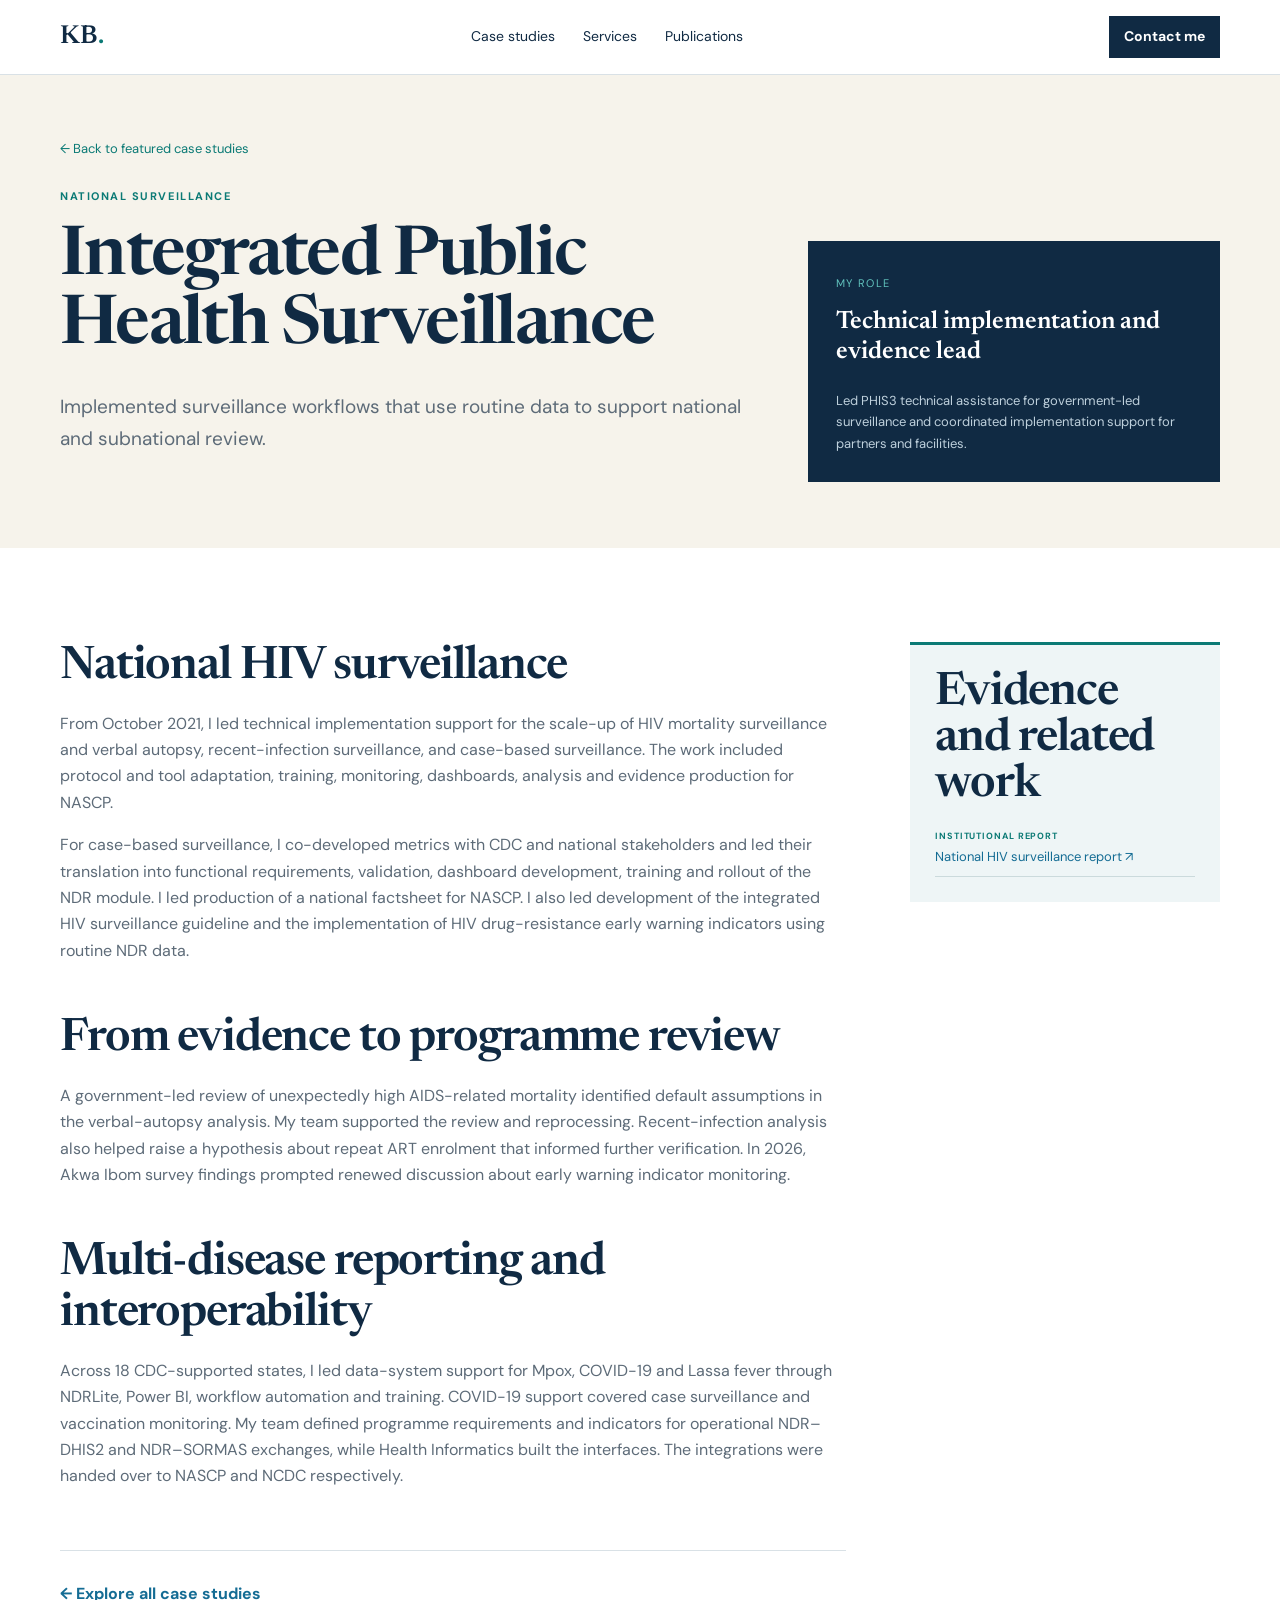
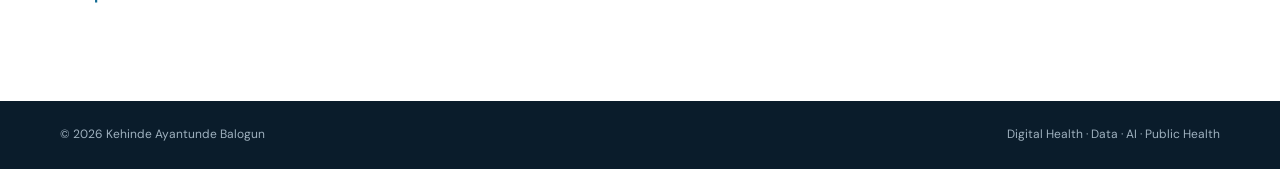
<file: case-studies/integrated-public-health-surveillance.html>
<!doctype html><html lang="en"><head><meta charset="utf-8"><meta name="viewport" content="width=device-width,initial-scale=1"><meta name="description" content="Implemented surveillance workflows that use routine data to support national and subnational review."><link rel="canonical" href="https://drferanmi.github.io/Kehinde-Balogun/case-studies/integrated-public-health-surveillance.html"><title>Integrated Public Health Surveillance | Kehinde Balogun</title><link rel="preconnect" href="https://fonts.googleapis.com"><link rel="preconnect" href="https://fonts.gstatic.com" crossorigin><link href="https://fonts.googleapis.com/css2?family=DM+Sans:wght@400;500;600;700&family=Newsreader:opsz,wght@6..72,600&display=swap" rel="stylesheet"><link rel="stylesheet" href="../assets/style.css?v=0.3.0"></head><body class="case-page"><a class="skip" href="#main">Skip to content</a><header><nav class="nav wrap"><a class="brand" href="../index.html">KB<span>.</span></a><div class="links"><a href="../index.html#cases">Case studies</a><a href="../index.html#services">Services</a><a href="../index.html#research">Publications</a></div><a class="btn small" href="mailto:balogunkehinde1@gmail.com">Contact me</a></nav></header><main id="main">
<section class="page-hero"><div class="wrap"><a class="breadcrumb" href="../index.html#cases">← Back to featured case studies</a><div class="page-hero-grid"><div><p class="eyebrow">NATIONAL SURVEILLANCE</p><h1>Integrated Public Health Surveillance</h1><p class="lead">Implemented surveillance workflows that use routine data to support national and subnational review.</p></div><aside class="role-card"><span>MY ROLE</span><strong>Technical implementation and evidence lead</strong><p>Led PHIS3 technical assistance for government-led surveillance and coordinated implementation support for partners and facilities.</p></aside></div></div></section>
<section class="section"><div class="wrap case-body"><article class="prose"><h2>National HIV surveillance</h2><p>From October 2021, I led technical implementation support for the scale-up of HIV mortality surveillance and verbal autopsy, recent-infection surveillance, and case-based surveillance. The work included protocol and tool adaptation, training, monitoring, dashboards, analysis and evidence production for NASCP.</p><p>For case-based surveillance, I co-developed metrics with CDC and national stakeholders and led their translation into functional requirements, validation, dashboard development, training and rollout of the NDR module. I led production of a national factsheet for NASCP. I also led development of the integrated HIV surveillance guideline and the implementation of HIV drug-resistance early warning indicators using routine NDR data.</p><h2>From evidence to programme review</h2><p>A government-led review of unexpectedly high AIDS-related mortality identified default assumptions in the verbal-autopsy analysis. My team supported the review and reprocessing. Recent-infection analysis also helped raise a hypothesis about repeat ART enrolment that informed further verification. In 2026, Akwa Ibom survey findings prompted renewed discussion about early warning indicator monitoring.</p><h2>Multi-disease reporting and interoperability</h2><p>Across 18 CDC-supported states, I led data-system support for Mpox, COVID-19 and Lassa fever through NDRLite, Power BI, workflow automation and training. COVID-19 support covered case surveillance and vaccination monitoring. My team defined programme requirements and indicators for operational NDR–DHIS2 and NDR–SORMAS exchanges, while Health Informatics built the interfaces. The integrations were handed over to NASCP and NCDC respectively.</p><div class="next"><a href="../index.html#cases">← Explore all case studies</a></div></article><aside class="sidebar"><div class="sidebox"><h2>Evidence and related work</h2><a href="https://www.phis3project.org.ng/phis3-resources/annual-nigeria-national-hiv-surveillance-report-2023/"><span class="evidence-tag">Institutional report</span>National HIV surveillance report ↗</a></div></aside></div></section></main><footer><div class="wrap"><span>© 2026 Kehinde Ayantunde Balogun</span><span>Digital Health · Data · AI · Public Health</span></div></footer></body></html>
</file>
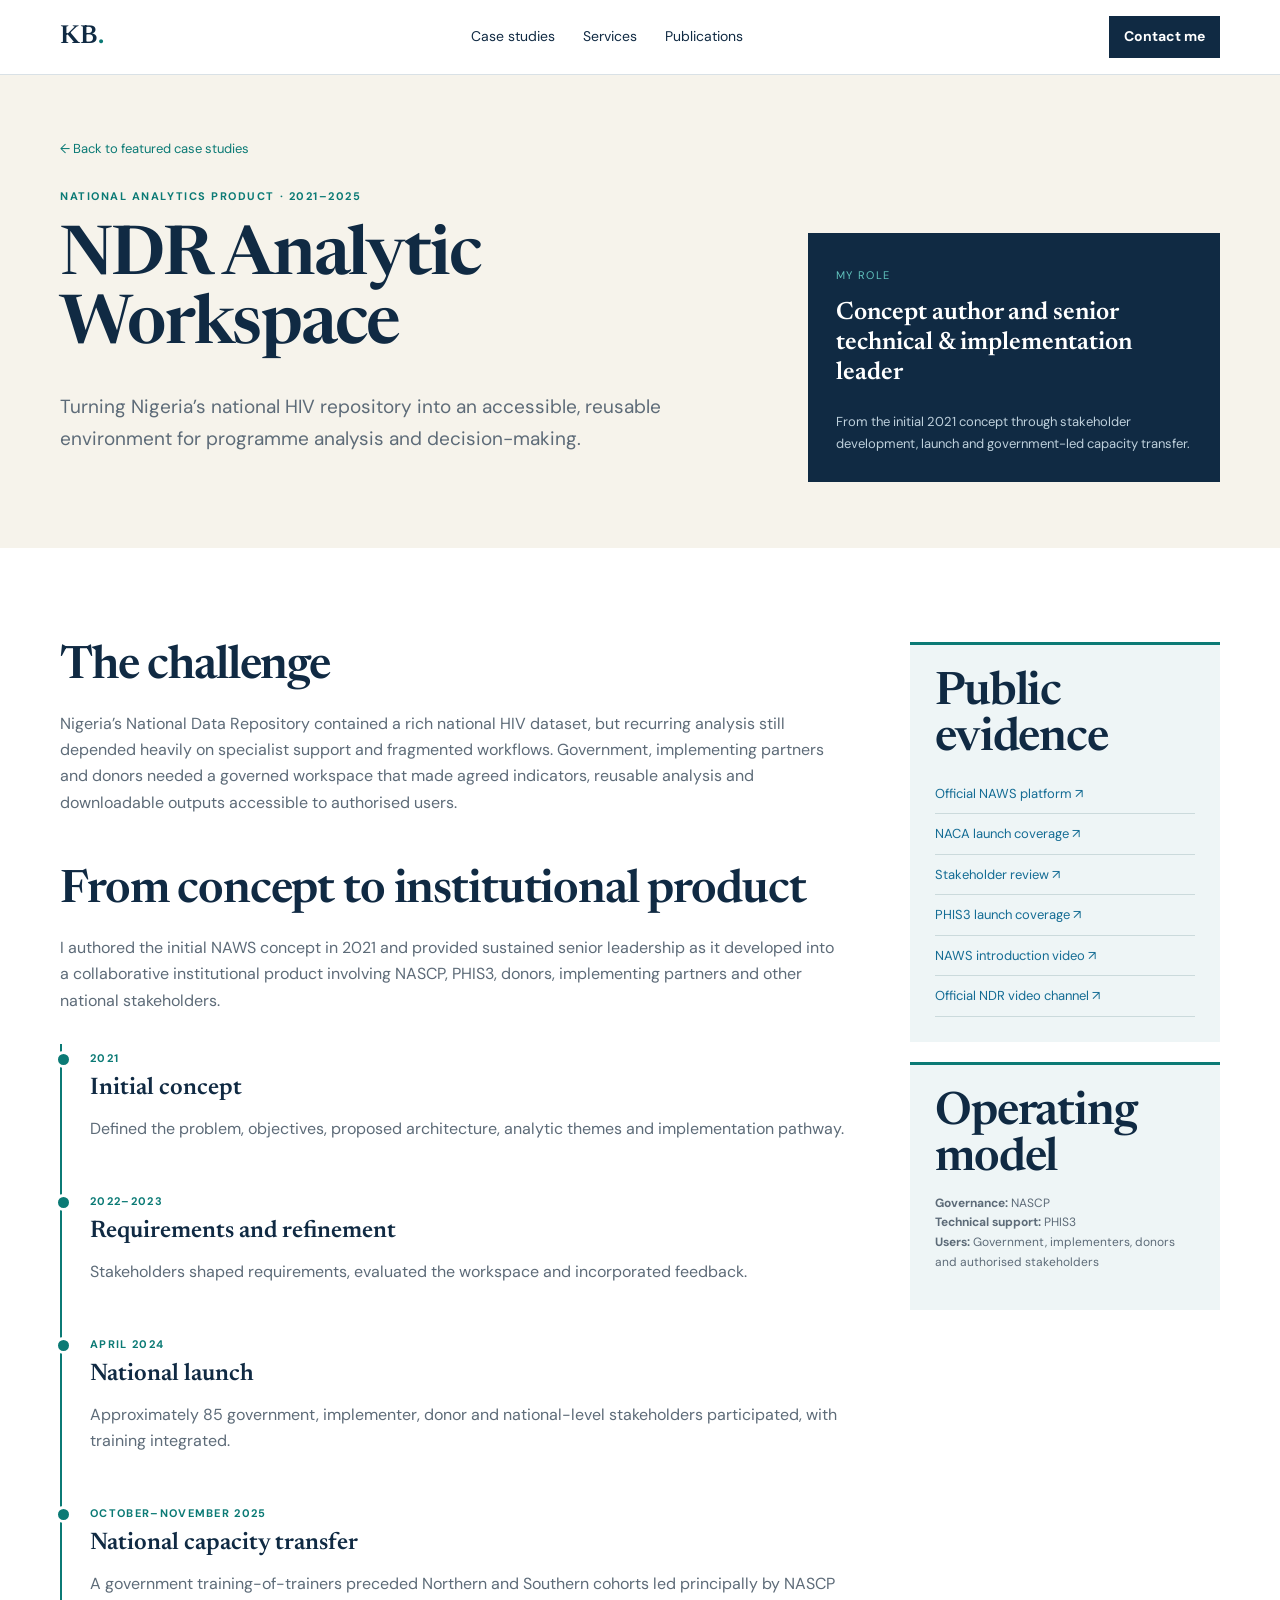
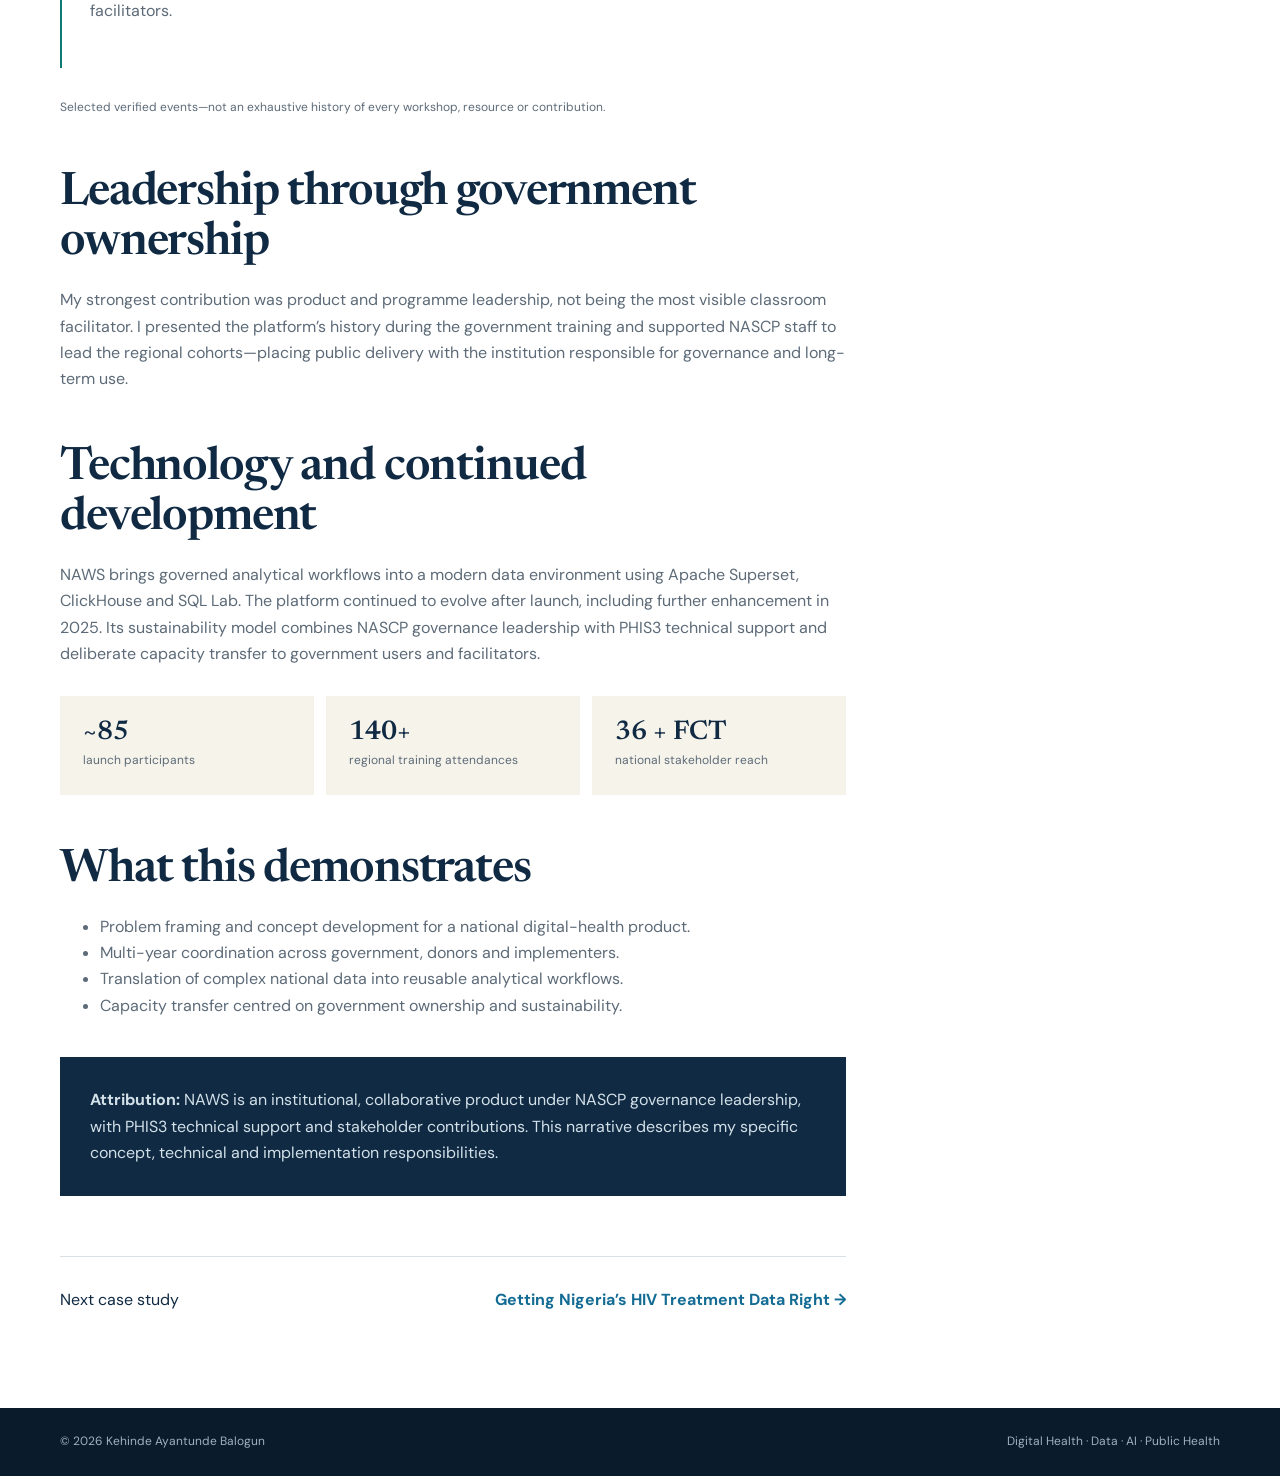
<file: case-studies/ndr-analytic-workspace.html>
<!doctype html><html lang="en"><head><meta charset="utf-8"><meta name="viewport" content="width=device-width,initial-scale=1"><meta name="description" content="Case study: the NDR Analytic Workspace, from concept to national launch and capacity transfer."><title>NDR Analytic Workspace | Kehinde Balogun</title><link rel="preconnect" href="https://fonts.googleapis.com"><link rel="preconnect" href="https://fonts.gstatic.com" crossorigin><link href="https://fonts.googleapis.com/css2?family=DM+Sans:wght@400;500;600;700&family=Newsreader:opsz,wght@6..72,600&display=swap" rel="stylesheet"><link rel="stylesheet" href="../assets/style.css?v=0.3.0"></head><body class="case-page"><a class="skip" href="#main">Skip to content</a><header><nav class="nav wrap"><a class="brand" href="../index.html">KB<span>.</span></a><div class="links"><a href="../index.html#cases">Case studies</a><a href="../index.html#services">Services</a><a href="../index.html#research">Publications</a></div><a class="btn small" href="mailto:balogunkehinde1@gmail.com">Contact me</a></nav></header><main id="main">
<section class="page-hero"><div class="wrap"><a class="breadcrumb" href="../index.html#cases">← Back to featured case studies</a><div class="page-hero-grid"><div><p class="eyebrow">NATIONAL ANALYTICS PRODUCT · 2021–2025</p><h1>NDR Analytic Workspace</h1><p class="lead">Turning Nigeria’s national HIV repository into an accessible, reusable environment for programme analysis and decision-making.</p></div><aside class="role-card"><span>MY ROLE</span><strong>Concept author and senior technical &amp; implementation leader</strong><p>From the initial 2021 concept through stakeholder development, launch and government-led capacity transfer.</p></aside></div></div></section>
<section class="section"><div class="wrap case-body"><article class="prose"><h2>The challenge</h2><p>Nigeria’s National Data Repository contained a rich national HIV dataset, but recurring analysis still depended heavily on specialist support and fragmented workflows. Government, implementing partners and donors needed a governed workspace that made agreed indicators, reusable analysis and downloadable outputs accessible to authorised users.</p><h2>From concept to institutional product</h2><p>I authored the initial NAWS concept in 2021 and provided sustained senior leadership as it developed into a collaborative institutional product involving NASCP, PHIS3, donors, implementing partners and other national stakeholders.</p><div class="timeline"><div><time>2021</time><h3>Initial concept</h3><p>Defined the problem, objectives, proposed architecture, analytic themes and implementation pathway.</p></div><div><time>2022–2023</time><h3>Requirements and refinement</h3><p>Stakeholders shaped requirements, evaluated the workspace and incorporated feedback.</p></div><div><time>APRIL 2024</time><h3>National launch</h3><p>Approximately 85 government, implementer, donor and national-level stakeholders participated, with training integrated.</p></div><div><time>OCTOBER–NOVEMBER 2025</time><h3>National capacity transfer</h3><p>A government training-of-trainers preceded Northern and Southern cohorts led principally by NASCP facilitators.</p></div></div><p class="note">Selected verified events—not an exhaustive history of every workshop, resource or contribution.</p><h2>Leadership through government ownership</h2><p>My strongest contribution was product and programme leadership, not being the most visible classroom facilitator. I presented the platform’s history during the government training and supported NASCP staff to lead the regional cohorts—placing public delivery with the institution responsible for governance and long-term use.</p><h2>Technology and continued development</h2><p>NAWS brings governed analytical workflows into a modern data environment using Apache Superset, ClickHouse and SQL Lab. The platform continued to evolve after launch, including further enhancement in 2025. Its sustainability model combines NASCP governance leadership with PHIS3 technical support and deliberate capacity transfer to government users and facilitators.</p><div class="impact"><div><strong>~85</strong><span>launch participants</span></div><div><strong>140+</strong><span>regional training attendances</span></div><div><strong>36 + FCT</strong><span>national stakeholder reach</span></div></div><h2>What this demonstrates</h2><ul><li>Problem framing and concept development for a national digital-health product.</li><li>Multi-year coordination across government, donors and implementers.</li><li>Translation of complex national data into reusable analytical workflows.</li><li>Capacity transfer centred on government ownership and sustainability.</li></ul><div class="attribution"><p><strong>Attribution:</strong> NAWS is an institutional, collaborative product under NASCP governance leadership, with PHIS3 technical support and stakeholder contributions. This narrative describes my specific concept, technical and implementation responsibilities.</p></div><div class="next"><span>Next case study</span><a href="getting-the-data-right.html">Getting Nigeria’s HIV Treatment Data Right →</a></div></article><aside class="sidebar"><div class="sidebox"><h2>Public evidence</h2><a href="https://naws.nascp.gov.ng/" target="_blank" rel="noreferrer">Official NAWS platform ↗</a><a href="https://naca.gov.ng/nigeria-launches-naws-data-analytics-platform/" target="_blank" rel="noreferrer">NACA launch coverage ↗</a><a href="https://www.phis3project.org.ng/event/the-ndr-analytic-workspace-naws-workshop/" target="_blank" rel="noreferrer">Stakeholder review ↗</a><a href="https://www.phis3project.org.ng/event/ndr-analytic-workspace-naws-launch/" target="_blank" rel="noreferrer">PHIS3 launch coverage ↗</a><a href="https://www.youtube.com/watch?v=VRMEnEbRcH0" target="_blank" rel="noreferrer">NAWS introduction video ↗</a><a href="https://www.youtube.com/@NationalDataRepository" target="_blank" rel="noreferrer">Official NDR video channel ↗</a></div><div class="sidebox"><h2>Operating model</h2><p><strong>Governance:</strong> NASCP<br><strong>Technical support:</strong> PHIS3<br><strong>Users:</strong> Government, implementers, donors and authorised stakeholders</p></div></aside></div></section></main><footer><div class="wrap"><span>© 2026 Kehinde Ayantunde Balogun</span><span>Digital Health · Data · AI · Public Health</span></div></footer></body></html>
</file>
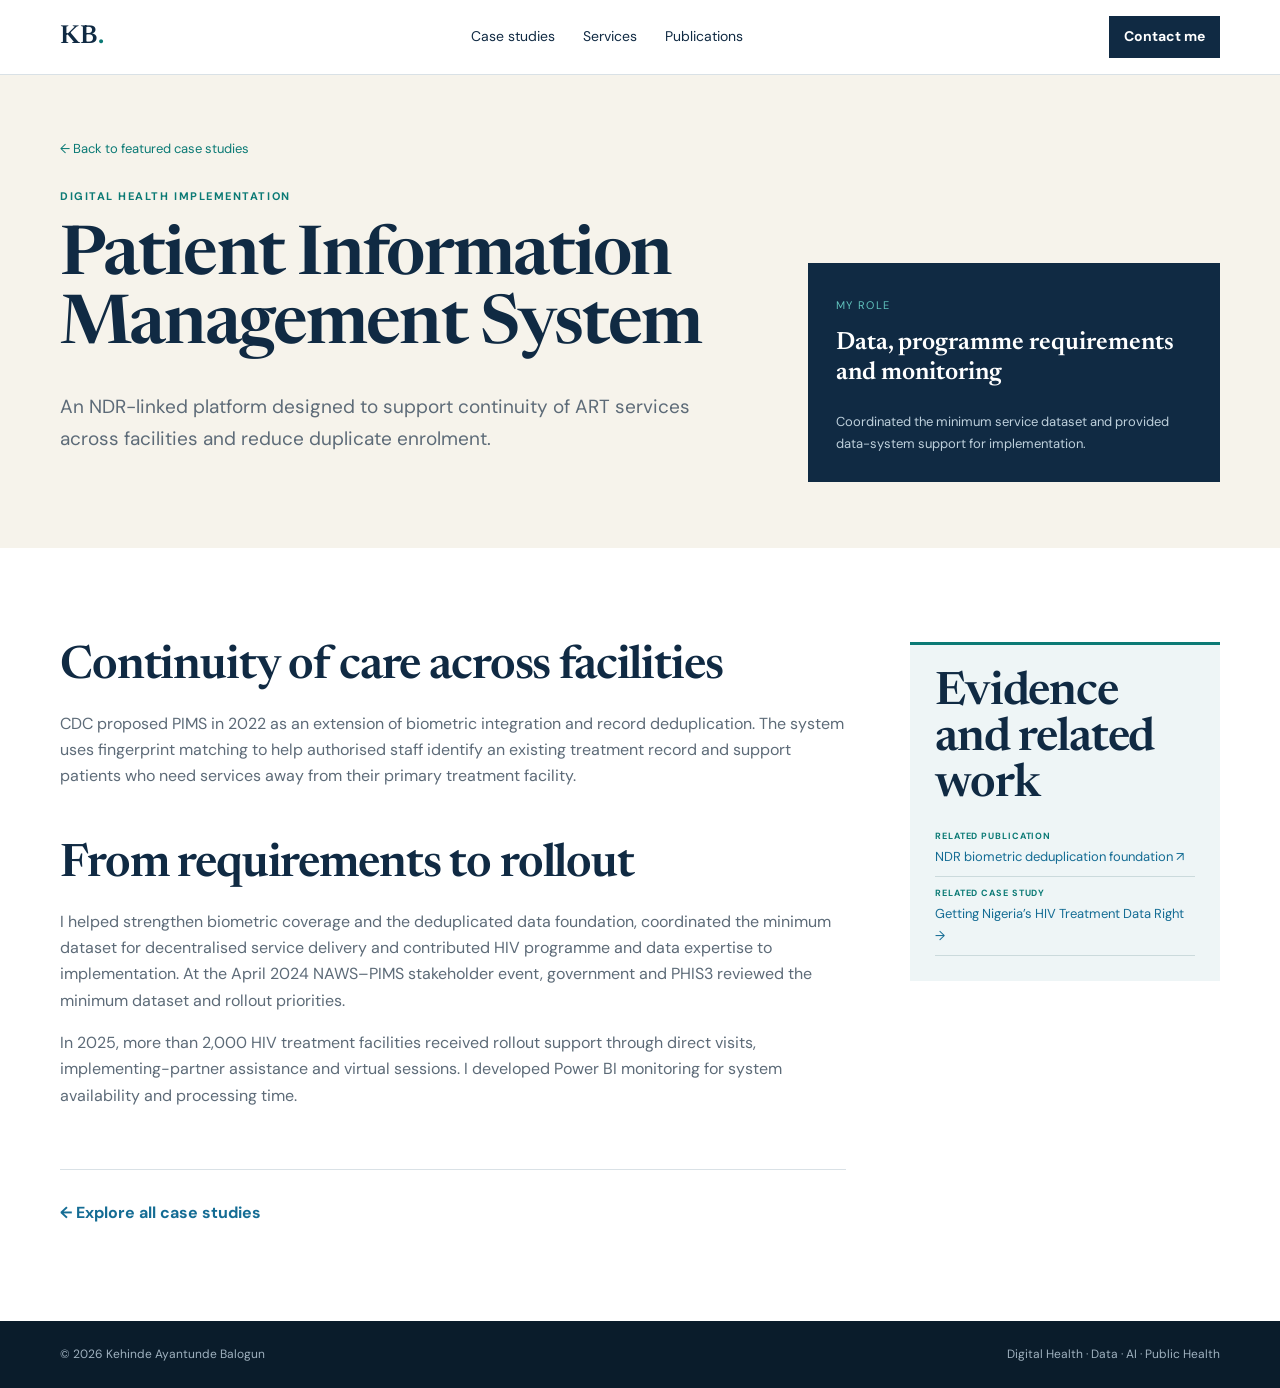
<file: case-studies/pims.html>
<!doctype html><html lang="en"><head><meta charset="utf-8"><meta name="viewport" content="width=device-width,initial-scale=1"><meta name="description" content="An NDR-linked platform designed to support continuity of ART services across facilities and reduce duplicate enrolment."><link rel="canonical" href="https://drferanmi.github.io/Kehinde-Balogun/case-studies/pims.html"><title>Patient Information Management System | Kehinde Balogun</title><link rel="preconnect" href="https://fonts.googleapis.com"><link rel="preconnect" href="https://fonts.gstatic.com" crossorigin><link href="https://fonts.googleapis.com/css2?family=DM+Sans:wght@400;500;600;700&family=Newsreader:opsz,wght@6..72,600&display=swap" rel="stylesheet"><link rel="stylesheet" href="../assets/style.css?v=0.3.0"></head><body class="case-page"><a class="skip" href="#main">Skip to content</a><header><nav class="nav wrap"><a class="brand" href="../index.html">KB<span>.</span></a><div class="links"><a href="../index.html#cases">Case studies</a><a href="../index.html#services">Services</a><a href="../index.html#research">Publications</a></div><a class="btn small" href="mailto:balogunkehinde1@gmail.com">Contact me</a></nav></header><main id="main">
<section class="page-hero"><div class="wrap"><a class="breadcrumb" href="../index.html#cases">← Back to featured case studies</a><div class="page-hero-grid"><div><p class="eyebrow">DIGITAL HEALTH IMPLEMENTATION</p><h1>Patient Information Management System</h1><p class="lead">An NDR-linked platform designed to support continuity of ART services across facilities and reduce duplicate enrolment.</p></div><aside class="role-card"><span>MY ROLE</span><strong>Data, programme requirements and monitoring</strong><p>Coordinated the minimum service dataset and provided data-system support for implementation.</p></aside></div></div></section>
<section class="section"><div class="wrap case-body"><article class="prose"><h2>Continuity of care across facilities</h2><p>CDC proposed PIMS in 2022 as an extension of biometric integration and record deduplication. The system uses fingerprint matching to help authorised staff identify an existing treatment record and support patients who need services away from their primary treatment facility.</p><h2>From requirements to rollout</h2><p>I helped strengthen biometric coverage and the deduplicated data foundation, coordinated the minimum dataset for decentralised service delivery and contributed HIV programme and data expertise to implementation. At the April 2024 NAWS–PIMS stakeholder event, government and PHIS3 reviewed the minimum dataset and rollout priorities.</p><p>In 2025, more than 2,000 HIV treatment facilities received rollout support through direct visits, implementing-partner assistance and virtual sessions. I developed Power BI monitoring for system availability and processing time.</p><div class="next"><a href="../index.html#cases">← Explore all case studies</a></div></article><aside class="sidebar"><div class="sidebox"><h2>Evidence and related work</h2><a href="https://ojphi.jmir.org/2025/1/e67580"><span class="evidence-tag">Related publication</span>NDR biometric deduplication foundation ↗</a><a href="getting-the-data-right.html"><span class="evidence-tag">Related case study</span>Getting Nigeria’s HIV Treatment Data Right →</a></div></aside></div></section></main><footer><div class="wrap"><span>© 2026 Kehinde Ayantunde Balogun</span><span>Digital Health · Data · AI · Public Health</span></div></footer></body></html>
</file>
<file: assets/style.css>
:root{--ink:#102a43;--blue:#146c94;--teal:#0b7a75;--cream:#f6f3eb;--paper:#fff;--pale:#f7f9f9;--muted:#5d6b78;--line:#d9e1e6;--serif:'Newsreader',Georgia,serif;--sans:'DM Sans',Arial,sans-serif}*{box-sizing:border-box}html{scroll-behavior:smooth}body{margin:0;color:var(--ink);font:16px/1.65 var(--sans)}.wrap{width:min(1160px,calc(100% - 48px));margin:auto}.skip{position:fixed;top:-80px;left:16px;z-index:20;background:var(--ink);color:#fff;padding:10px}.skip:focus{top:10px}a:focus-visible{outline:3px solid #f3b844;outline-offset:4px}header{position:sticky;top:0;z-index:10;background:#fffffff2;border-bottom:1px solid var(--line);backdrop-filter:blur(10px)}.nav{height:74px;display:flex;align-items:center;justify-content:space-between}.brand{font:600 26px var(--serif);color:var(--ink);text-decoration:none}.brand span,.eyebrow{color:var(--teal)}.links{display:flex;gap:28px}.links a,.textlink{color:var(--blue);font-size:14px;font-weight:600;text-decoration:none}.links a{color:var(--ink);font-weight:400}.btn{display:inline-block;background:var(--ink);color:#fff;text-decoration:none;padding:13px 21px;font-size:14px;font-weight:700}.btn:hover{background:var(--blue)}.small{padding:9px 15px}.hero{min-height:720px;display:grid;grid-template-columns:1.12fr .88fr;gap:72px;align-items:center;padding:68px 0 74px}.eyebrow,.label{font-size:11px;font-weight:700;letter-spacing:.14em;margin:0 0 18px}.hero h1,h2,.page-hero h1{font:600 clamp(42px,5.6vw,76px)/1.03 var(--serif);letter-spacing:-.025em;margin:0}.hero h1 em{color:var(--blue);font-style:normal}.lead{font-size:19px;color:var(--muted);margin:28px 0}.actions{display:flex;align-items:center;gap:26px}.proof{margin-top:50px;padding-top:24px;border-top:1px solid var(--line);display:grid;grid-template-columns:repeat(3,1fr);gap:18px}.proof strong{display:block;font:600 29px var(--serif)}.proof span,.metrics span{display:block;font-size:12px;color:var(--muted);line-height:1.4}.hero figure{margin:0;position:relative}.hero img{width:100%;height:570px;object-fit:cover;object-position:54%;display:block}.hero figure:after{content:'';position:absolute;inset:15px -15px -15px 15px;border:1px solid var(--teal);z-index:-1}.hero figcaption{font-size:12px;color:var(--muted);margin-top:16px}.statement{background:var(--cream);padding:100px 0}.statement-grid{display:grid;grid-template-columns:.25fr 1.1fr .65fr;gap:48px}.statement-grid h2,.section h2,.cta h2{font-size:clamp(35px,4.2vw,56px)}.statement p{color:var(--muted)}.pathways{padding:56px 0 16px}.path-grid{display:grid;grid-template-columns:repeat(3,1fr);border-top:1px solid var(--ink);border-left:1px solid var(--line)}.path-grid a{min-height:205px;padding:28px;display:flex;flex-direction:column;border-right:1px solid var(--line);border-bottom:1px solid var(--line);color:var(--ink);text-decoration:none}.path-grid a:hover{background:#eef5f6}.path-grid span{font-size:11px;color:var(--teal);font-weight:700;text-transform:uppercase}.path-grid strong{font:600 25px/1.15 var(--serif);margin:20px 0}.path-grid b{margin-top:auto;color:var(--blue);font-size:13px}.section{padding:110px 0}.section-head{display:flex;justify-content:space-between;align-items:end;gap:40px;margin-bottom:54px}.section-head>p{max-width:430px;color:var(--muted);margin:0}.case-grid{display:grid;grid-template-columns:1fr 1fr;gap:24px}.case{border:1px solid var(--line);padding:42px;display:flex;flex-direction:column}.case.featured{background:var(--cream)}.case h3{font:600 40px/1.06 var(--serif);margin:4px 0 18px}.case>p{color:var(--muted)}.case .btn{align-self:flex-start;margin-top:auto}.metrics{display:grid;grid-template-columns:repeat(3,1fr);gap:10px;border-block:1px solid var(--line);padding:22px 0;margin:18px 0}.metrics strong{display:block;font:600 22px var(--serif);color:var(--ink)}.role{font-size:14px;border-left:3px solid var(--teal);padding-left:16px;margin-bottom:28px}.note,.privacy{font-size:12px;color:var(--muted)}.privacy{border-left:2px solid var(--teal);padding-left:12px}.pale{background:var(--pale)}.work{border-top:1px solid var(--ink)}.work article{display:grid;grid-template-columns:60px 1fr 160px;gap:25px;padding:38px 0;border-bottom:1px solid var(--line)}.work article>span{font:600 18px var(--serif);color:var(--teal)}.work h3{font:600 33px var(--serif);margin:2px 0 12px}.work p{color:var(--muted)}.work article>b{text-align:right;font-size:12px;color:var(--teal)}.dark{background:var(--ink);color:#fff}.dark .eyebrow{color:#61c2bd}.dark .section-head>p,.dark p{color:#bed0dc}.service-grid{display:grid;grid-template-columns:repeat(3,1fr);border-top:1px solid #ffffff4d;border-left:1px solid #ffffff4d}.service-grid>div{padding:36px;border-right:1px solid #ffffff4d;border-bottom:1px solid #ffffff4d;min-height:220px}.service-grid span{color:#61c2bd;font-size:12px}.service-grid h3{font:600 25px var(--serif);margin:22px 0 10px}.service-grid p{font-size:14px}.pubs{border-top:1px solid var(--ink)}.pubs a{display:grid;grid-template-columns:180px 1fr 30px;gap:28px;padding:30px 0;border-bottom:1px solid var(--line);color:var(--ink);text-decoration:none}.pubs span{font-size:12px;color:var(--teal)}.pubs strong{font:600 22px/1.25 var(--serif)}.pubs small{display:block;font:400 13px/1.5 var(--sans);color:var(--muted);margin-top:9px}.pubs b{color:var(--blue)}.about{display:grid;grid-template-columns:1fr 1fr;gap:80px}.about p{font-size:17px}.credentials{display:flex;flex-wrap:wrap;gap:9px}.credentials span{font-size:12px;border:1px solid var(--ink);padding:6px 10px}.cta{background:var(--blue);color:#fff;padding:100px 0;text-align:center}.cta .wrap{max-width:930px}.cta .eyebrow{color:#bceae7}.cta p{color:#dcecf4;font-size:18px}.light{background:#fff;color:var(--ink);margin:20px 18px 0}.white{color:#fff;margin-right:18px}footer{background:#0a1c2b;color:#9fb1bf;padding:24px 0;font-size:12px}footer .wrap{display:flex;justify-content:space-between}
/* case studies */.case-page header{position:static}.page-hero{background:var(--cream);padding:85px 0}.breadcrumb{display:inline-block;color:var(--teal);font-size:13px;text-decoration:none;margin-bottom:40px}.page-hero-grid{display:grid;grid-template-columns:1.25fr .75fr;gap:70px;align-items:end}.page-hero h1{font-size:clamp(48px,6vw,78px)}.role-card{background:var(--ink);color:#fff;padding:30px}.role-card span{font-size:11px;color:#61c2bd;letter-spacing:.13em}.role-card strong{display:block;font:600 25px/1.2 var(--serif);margin:12px 0 22px}.role-card p{font-size:13px;color:#bed0dc;margin:0}.case-body{display:grid;grid-template-columns:minmax(0,1fr) 310px;gap:75px;align-items:start}.prose h2{font:600 39px/1.1 var(--serif);margin:60px 0 18px}.prose h2:first-child{margin-top:0}.prose h3{font:600 24px var(--serif);margin:6px 0}.prose p,.prose li{color:var(--muted)}.timeline{border-left:2px solid var(--teal);margin:30px 0;padding-left:28px}.timeline div{position:relative;padding-bottom:28px}.timeline div:before{content:'';position:absolute;width:11px;height:11px;background:var(--teal);border:3px solid #fff;border-radius:50%;left:-35px;top:7px}.timeline time{font-size:11px;color:var(--teal);font-weight:700;letter-spacing:.12em}.impact,.process{display:grid;grid-template-columns:repeat(3,1fr);gap:12px;margin:28px 0}.impact div{background:var(--cream);padding:23px}.impact strong{display:block;font:600 27px var(--serif)}.impact span{font-size:12px;color:var(--muted)}.process{grid-template-columns:repeat(2,1fr)}.process div{border:1px solid var(--line);padding:23px}.process span{color:var(--teal);font:600 17px var(--serif)}.process p{font-size:14px;margin-bottom:0}.attribution{background:var(--ink);padding:30px;margin:38px 0}.attribution p{color:#d2e0e8;margin:0}.sidebar{position:sticky;top:25px}.sidebox{border-top:3px solid var(--teal);background:#eef5f6;padding:25px;margin-bottom:20px}.sidebox h2{font:600 24px var(--serif);margin:0 0 12px}.sidebox a{display:block;padding:9px 0;border-bottom:1px solid #cbdadc;color:var(--blue);font-size:13px;text-decoration:none}.sidebox p{font-size:12px;color:var(--muted)}.evidence-tag{display:block;color:var(--teal);font-size:9px;font-weight:700;letter-spacing:.1em;text-transform:uppercase;margin-bottom:2px}.next{display:flex;justify-content:space-between;border-top:1px solid var(--line);padding-top:30px;margin-top:60px}.next a{color:var(--blue);font-weight:700;text-decoration:none}
@media(max-width:900px){.links{display:none}.hero,.page-hero-grid,.case-body,.statement-grid,.about{grid-template-columns:1fr}.hero{gap:42px;padding-top:50px}.hero figure{order:-1;max-width:520px}.hero img{height:430px}.section-head{display:block}.section-head>p{margin-top:18px}.path-grid,.case-grid{grid-template-columns:1fr}.path-grid a{min-height:155px}.work article{grid-template-columns:45px 1fr}.work article>b{display:none}.service-grid{grid-template-columns:1fr 1fr}.pubs a{grid-template-columns:1fr}.sidebar{position:static;order:-1}}
@media(max-width:560px){.wrap{width:min(100% - 28px,1160px)}.small{display:none}.hero{min-height:auto}.hero h1{font-size:44px}.hero img{height:340px}.actions{align-items:flex-start;flex-direction:column}.proof,.metrics,.impact,.process{grid-template-columns:1fr}.section,.statement,.cta{padding:72px 0}.case{padding:28px}.work article{grid-template-columns:1fr}.service-grid{grid-template-columns:1fr}.page-hero h1{font-size:44px}.next{display:block}.next a{display:block;margin-top:12px}footer .wrap{display:block}}

/* Release 0.2 visual correction: quieter, editorial, and aligned with the original site. */
.hero{min-height:660px;grid-template-columns:1.08fr .92fr;gap:64px;padding:56px 0 62px}.hero h1{font-size:clamp(46px,5vw,68px);max-width:720px}.hero img{height:520px}.hero figure:after{inset:15px -15px 72px 15px}.proof{margin-top:38px}.statement{padding:88px 0}.section{padding:94px 0}.section h2,.statement-grid h2,.cta h2{font-size:clamp(34px,3.6vw,50px)}.case-grid{display:block;border-top:1px solid var(--ink)}.case{display:grid;grid-template-columns:minmax(0,1.02fr) minmax(430px,.98fr);gap:64px;padding:45px 0;border:0;border-bottom:1px solid var(--line);background:transparent}.case.featured{background:transparent}.case h3{font-size:36px;margin:4px 0 14px}.case-main>p:not(.label){max-width:590px;color:var(--muted)}.case-main .textlink{display:inline-block;margin-top:12px}.case-proof{align-self:center}.metrics{margin:0 0 22px}.role{margin:0}.page-hero{padding:60px 0 66px}.breadcrumb{margin-bottom:28px}.page-hero h1{font-size:clamp(48px,5.3vw,68px)}.page-hero-grid{gap:60px}.role-card{padding:28px}.case-body{gap:64px}.prose h2{margin-top:50px}
@media(max-width:900px){.case{grid-template-columns:1fr;gap:20px}.hero{grid-template-columns:1fr}.hero h1{max-width:760px}.page-hero{padding:52px 0}.page-hero-grid{gap:32px}}
@media(max-width:560px){.hero h1{font-size:42px}.hero img{height:340px}.section,.statement,.cta{padding:70px 0}.case{padding:34px 0}.case h3{font-size:32px}.page-hero h1{font-size:42px}.page-hero{padding:42px 0 48px}}
</file>
